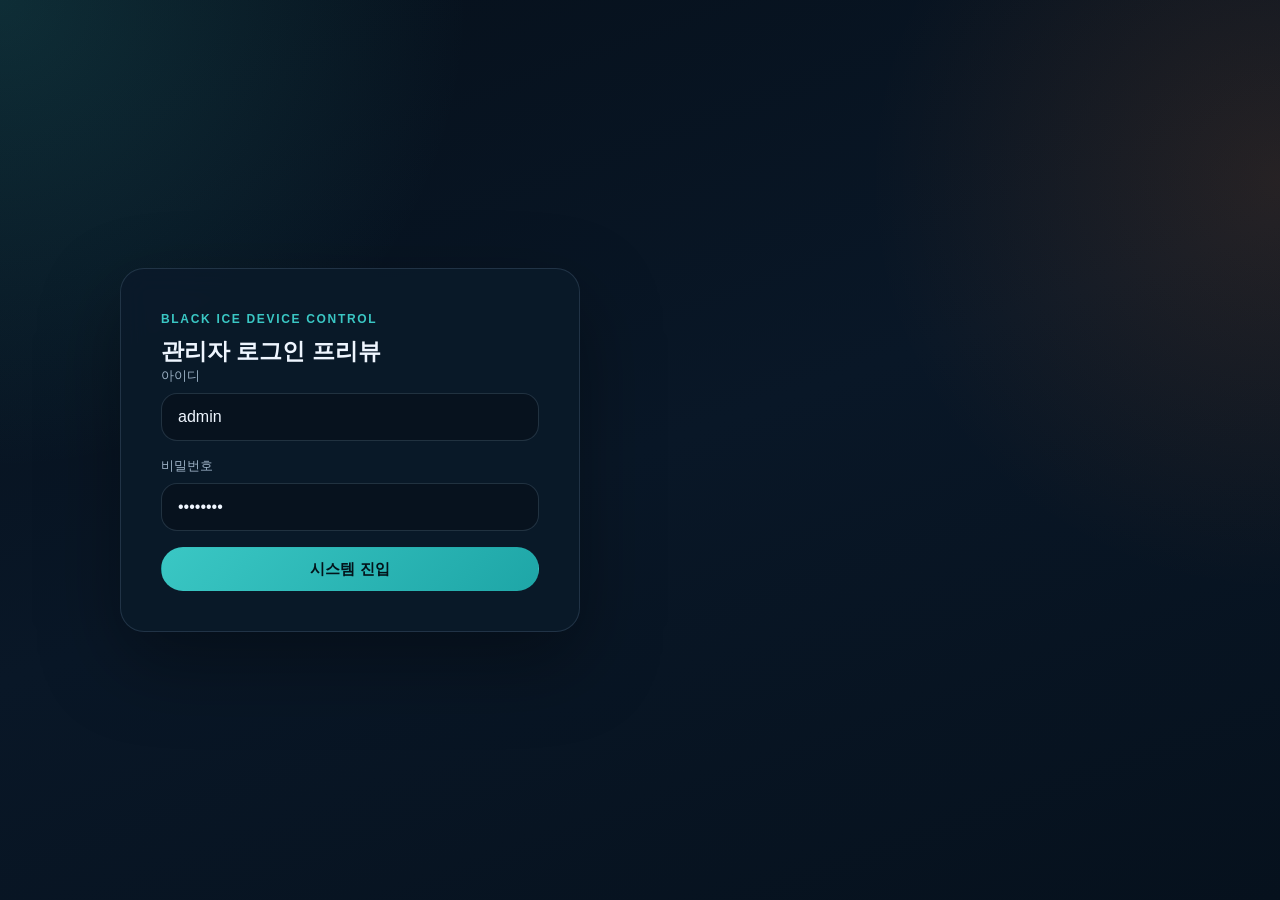
<file: ui-preview/index.html>
<!DOCTYPE html>
<html lang="ko">
<head>
    <meta charset="UTF-8">
    <meta name="viewport" content="width=device-width, initial-scale=1.0">
    <title>로그인 | 블랙아이스 관제 UI Preview</title>
    <link rel="stylesheet" href="assets/css/app.css">
    <script src="assets/js/preview.js" defer></script>
</head>
<body class="login-body" data-page="login">
<main class="login-shell">
    <section class="login-panel">
        <div class="login-panel__header">
            <span class="login-panel__eyebrow">Black Ice Device Control</span>
            <h1>관리자 로그인 프리뷰</h1>
        </div>

        <form class="login-form" data-login-form>
            <label class="form-field">
                <span>아이디</span>
                <input type="text" value="admin" placeholder="admin">
            </label>

            <label class="form-field">
                <span>비밀번호</span>
                <input type="password" value="admin123" placeholder="admin123">
            </label>

            <button type="submit" class="button button--primary button--full">시스템 진입</button>
        </form>
    </section>
</main>
</body>
</html>
</file>
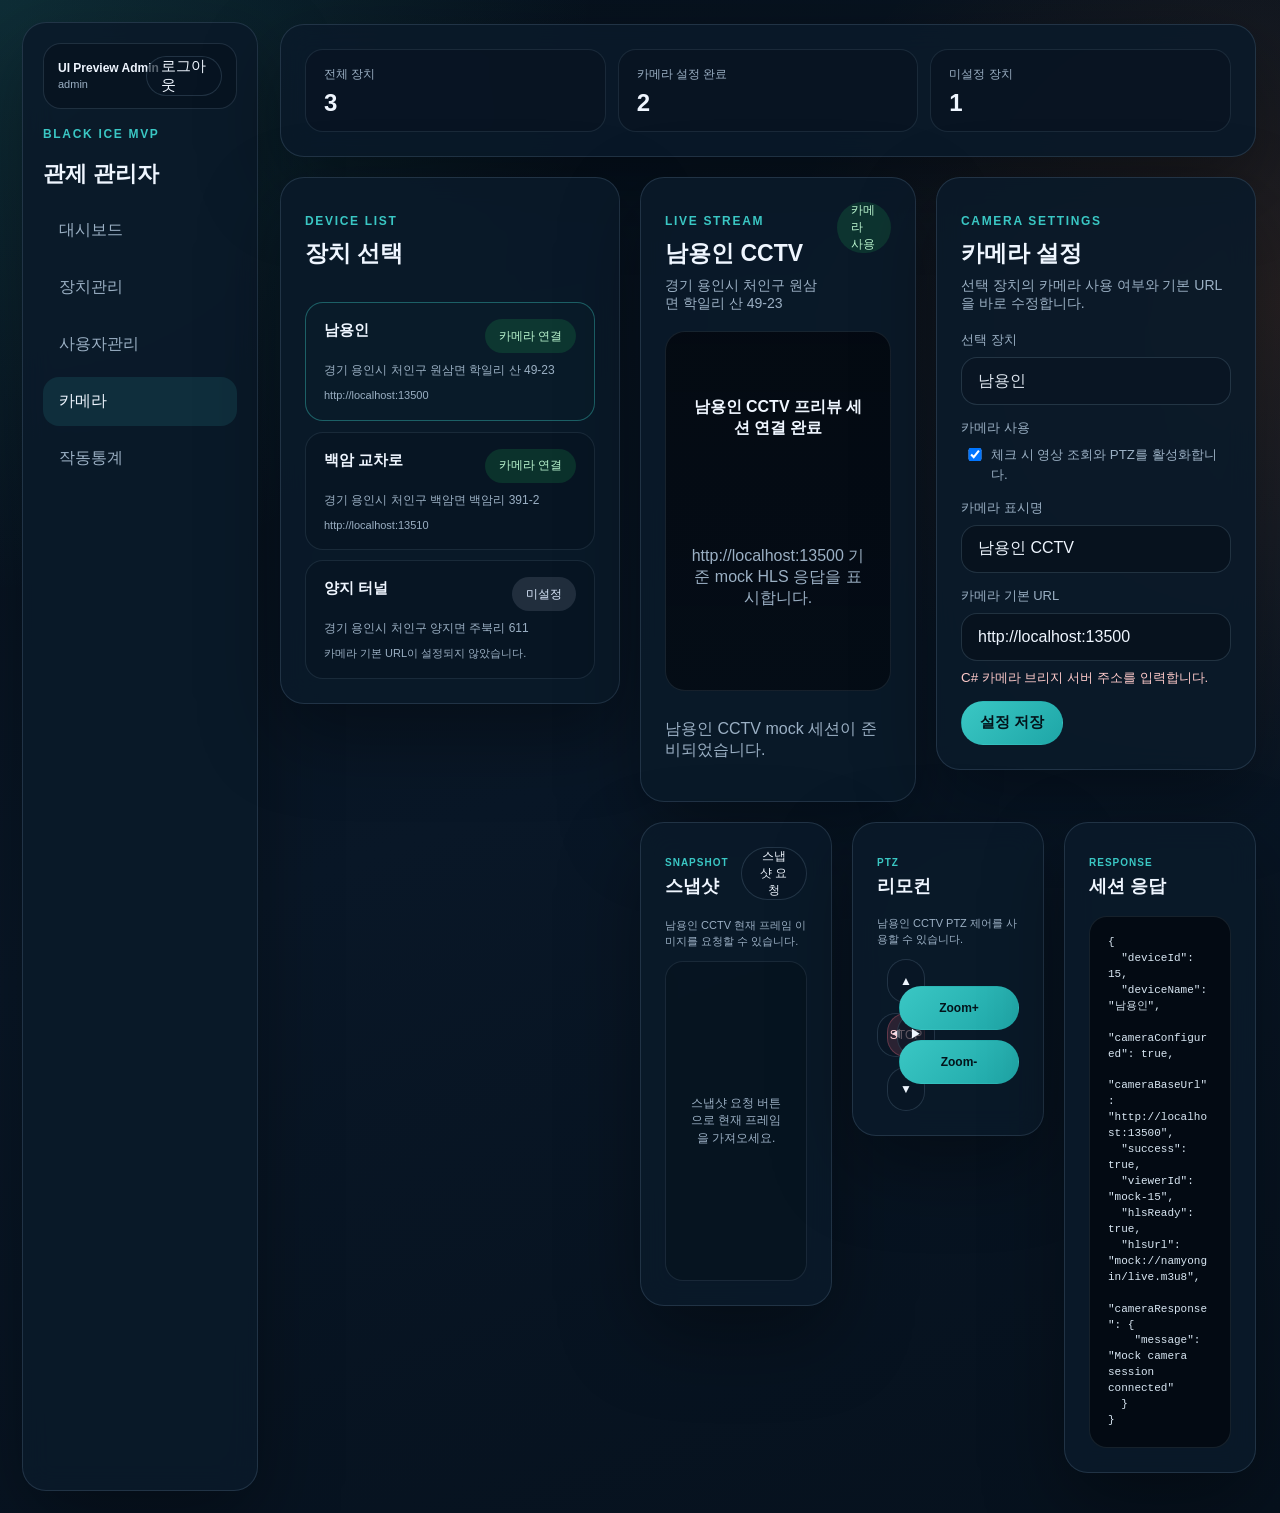
<file: ui-preview/cameras.html>
<!DOCTYPE html>
<html lang="ko">
<head>
    <meta charset="UTF-8">
    <meta name="viewport" content="width=device-width, initial-scale=1.0">
    <title>카메라 | 블랙아이스 관제 UI Preview</title>
    <link rel="stylesheet" href="assets/css/app.css">
    <link rel="stylesheet" href="assets/css/camera.css">
    <script src="assets/js/preview.js" defer></script>
    <script src="assets/js/camera-preview.js" defer></script>
</head>
<body data-page="cameras">
<div class="app-shell" data-drawer-shell>
    <aside class="sidebar">
        <div class="sidebar__account">
            <div class="sidebar__account-info">
                <strong>UI Preview Admin</strong>
                <span>admin</span>
            </div>
            <a href="index.html" class="button button--ghost button--sidebar">로그아웃</a>
        </div>
        <div class="sidebar__brand">
            <span class="sidebar__eyebrow">Black Ice MVP</span>
            <strong>관제 관리자</strong>
        </div>
        <nav class="sidebar__nav">
            <a href="dashboard.html" data-nav="dashboard">대시보드</a>
            <a href="devices.html" data-nav="devices">장치관리</a>
            <a href="users.html" data-nav="users">사용자관리</a>
            <a href="cameras.html" data-nav="cameras">카메라</a>
            <a href="stats.html" data-nav="stats">작동통계</a>
        </nav>
        <div class="sidebar__footer">
            <p></p>
        </div>
    </aside>

    <main class="app-main">
        <section class="camera-dashboard">
            <article class="panel camera-dashboard__summary">
                <div class="camera-dashboard__summary-grid">
                    <div class="camera-dashboard__summary-card">
                        <span>전체 장치</span>
                        <strong id="cameraSummaryTotal">3</strong>
                    </div>
                    <div class="camera-dashboard__summary-card">
                        <span>카메라 설정 완료</span>
                        <strong id="cameraSummaryConfigured">2</strong>
                    </div>
                    <div class="camera-dashboard__summary-card">
                        <span>미설정 장치</span>
                        <strong id="cameraSummaryUnconfigured">1</strong>
                    </div>
                </div>
            </article>

            <section class="camera-dashboard__layout">
                <article class="panel camera-dashboard__devices">
                    <div class="panel__header">
                        <div>
                            <p class="panel__eyebrow">Device List</p>
                            <h2>장치 선택</h2>
                        </div>
                    </div>

                    <div class="camera-device-list">
                        <button type="button"
                                class="camera-device-item is-active"
                                data-device-button="true"
                                data-device-id="15"
                                data-device-name="남용인"
                                data-device-address="경기 용인시 처인구 원삼면 학일리 산 49-23"
                                data-camera-name="남용인 CCTV"
                                data-camera-label="남용인 CCTV"
                                data-camera-configured="true"
                                data-camera-enabled="true"
                                data-camera-base-url="http://localhost:13500">
                            <span class="camera-device-item__head">
                                <strong>남용인</strong>
                                <span class="status-chip status-chip--running">카메라 연결</span>
                            </span>
                            <span class="camera-device-item__address">경기 용인시 처인구 원삼면 학일리 산 49-23</span>
                            <small>http://localhost:13500</small>
                        </button>

                        <button type="button"
                                class="camera-device-item"
                                data-device-button="true"
                                data-device-id="16"
                                data-device-name="백암 교차로"
                                data-device-address="경기 용인시 처인구 백암면 백암리 391-2"
                                data-camera-name="백암 교차로 CCTV"
                                data-camera-label="백암 교차로 CCTV"
                                data-camera-configured="true"
                                data-camera-enabled="true"
                                data-camera-base-url="http://localhost:13510">
                            <span class="camera-device-item__head">
                                <strong>백암 교차로</strong>
                                <span class="status-chip status-chip--running">카메라 연결</span>
                            </span>
                            <span class="camera-device-item__address">경기 용인시 처인구 백암면 백암리 391-2</span>
                            <small>http://localhost:13510</small>
                        </button>

                        <button type="button"
                                class="camera-device-item"
                                data-device-button="true"
                                data-device-id="17"
                                data-device-name="양지 터널"
                                data-device-address="경기 용인시 처인구 양지면 주북리 611"
                                data-camera-name="양지 터널 CCTV"
                                data-camera-label=""
                                data-camera-configured="false"
                                data-camera-enabled="false"
                                data-camera-base-url="">
                            <span class="camera-device-item__head">
                                <strong>양지 터널</strong>
                                <span class="status-chip status-chip--idle">미설정</span>
                            </span>
                            <span class="camera-device-item__address">경기 용인시 처인구 양지면 주북리 611</span>
                            <small>카메라 기본 URL이 설정되지 않았습니다.</small>
                        </button>
                    </div>
                </article>

                <div class="camera-dashboard__viewer">
                    <section class="camera-dashboard__viewer-top">
                        <article class="panel camera-stage">
                            <div class="panel__header">
                                <div>
                                    <p class="panel__eyebrow">Live Stream</p>
                                    <h2 id="cameraViewerTitle">남용인 CCTV</h2>
                                    <p class="panel__subtitle" id="cameraViewerSubtitle">경기 용인시 처인구 원삼면 학일리 산 49-23</p>
                                </div>
                                <div class="camera-stage__status">
                                    <span class="status-chip status-chip--running" id="cameraConfiguredStatus">카메라 사용</span>
                                </div>
                            </div>

                            <div class="camera-stage__viewer">
                                <div class="camera-stage__video">
                                    <video id="cameraVideoPlayer" class="is-hidden" controls muted playsinline></video>
                                    <div class="camera-stage__empty" id="cameraVideoPlaceholder">
                                        <strong>카메라 프리뷰 세션을 준비했습니다.</strong>
                                        <p>정적 UI에서는 mock 세션 응답과 상태 변화만 시뮬레이션합니다.</p>
                                    </div>
                                </div>
                                <p class="detail-note" id="cameraPlayerStatus">남용인 CCTV mock 세션이 준비되었습니다.</p>
                            </div>
                        </article>

                        <article class="panel camera-settings">
                            <div class="panel__header">
                                <div>
                                    <p class="panel__eyebrow">Camera Settings</p>
                                    <h2>카메라 설정</h2>
                                    <p class="panel__subtitle">선택 장치의 카메라 사용 여부와 기본 URL을 바로 수정합니다.</p>
                                </div>
                            </div>

                            <form class="camera-settings__form" id="cameraSettingsForm">
                                <input type="hidden" id="cameraSettingsDeviceId" value="15">

                                <label class="form-field">
                                    <span>선택 장치</span>
                                    <input type="text" id="cameraSettingsDeviceName" value="남용인" readonly>
                                </label>

                                <div class="form-field form-field--checkbox">
                                    <span>카메라 사용</span>
                                    <label class="checkbox-field" for="cameraSettingsEnabled">
                                        <input type="checkbox" id="cameraSettingsEnabled" checked>
                                        <small>체크 시 영상 조회와 PTZ를 활성화합니다.</small>
                                    </label>
                                </div>

                                <label class="form-field">
                                    <span>카메라 표시명</span>
                                    <input type="text" id="cameraSettingsLabel" value="남용인 CCTV" placeholder="백암 교차로 CCTV">
                                </label>

                                <label class="form-field">
                                    <span>카메라 기본 URL</span>
                                    <input type="text" id="cameraSettingsBaseUrl" value="http://localhost:13500" placeholder="http://localhost:13500">
                                    <small>C# 카메라 브리지 서버 주소를 입력합니다.</small>
                                </label>

                                <div class="form-actions">
                                    <button type="submit" class="button button--primary" id="cameraSettingsSubmit">설정 저장</button>
                                </div>
                            </form>
                        </article>
                    </section>

                    <section class="camera-dashboard__subgrid">
                        <article class="panel camera-snapshot">
                            <div class="panel__header">
                                <div>
                                    <p class="panel__eyebrow">Snapshot</p>
                                    <h2>스냅샷</h2>
                                </div>
                                <button id="cameraSnapshotButton" type="button" class="button button--ghost">스냅샷 요청</button>
                            </div>
                            <p class="detail-note" id="cameraSnapshotStatus">장치를 선택하면 현재 프레임 이미지를 요청할 수 있습니다.</p>
                            <div class="camera-snapshot__frame">
                                <img id="cameraSnapshotImage" src="[data-uri]" alt="카메라 스냅샷" class="camera-snapshot__image is-hidden">
                                <div class="camera-snapshot__placeholder" id="cameraSnapshotPlaceholder">
                                    아직 가져온 스냅샷이 없습니다.
                                </div>
                            </div>
                        </article>

                        <article class="panel camera-ptz">
                            <div class="panel__header">
                                <div>
                                    <p class="panel__eyebrow">PTZ</p>
                                    <h2>리모컨</h2>
                                </div>
                            </div>
                            <p class="detail-note" id="cameraPtzStatus">장치를 선택하면 방향 및 줌 제어를 전송할 수 있습니다.</p>
                            <div class="camera-ptz__layout">
                                <div class="camera-ptz__pad">
                                    <div></div>
                                    <button type="button" class="button button--ghost" data-ptz-command="/ptz/up">▲</button>
                                    <div></div>
                                    <button type="button" class="button button--ghost" data-ptz-command="/ptz/left">◀</button>
                                    <button type="button" class="button button--danger" data-ptz-command="/ptz/stop">STOP</button>
                                    <button type="button" class="button button--ghost" data-ptz-command="/ptz/right">▶</button>
                                    <div></div>
                                    <button type="button" class="button button--ghost" data-ptz-command="/ptz/down">▼</button>
                                    <div></div>
                                </div>
                                <div class="camera-ptz__zoom">
                                    <button type="button" class="button button--primary" data-ptz-command="/ptz/zoom/in">Zoom+</button>
                                    <button type="button" class="button button--primary" data-ptz-command="/ptz/zoom/out">Zoom-</button>
                                </div>
                            </div>
                        </article>

                        <article class="panel camera-debug">
                            <div class="panel__header">
                                <div>
                                    <p class="panel__eyebrow">Response</p>
                                    <h2>세션 응답</h2>
                                </div>
                            </div>
                            <pre id="cameraResultBox">아직 요청하지 않았습니다.</pre>
                        </article>
                    </section>
                </div>
            </section>
        </section>
    </main>
</div>

<script>
    window.cameraDashboardInitialState = {
        selectedDeviceId: 15
    };
    window.cameraDashboardPreviewState = {
        devices: [
            {
                id: 15,
                name: "남용인",
                address: "경기 용인시 처인구 원삼면 학일리 산 49-23",
                cameraName: "남용인 CCTV",
                cameraLabel: "남용인 CCTV",
                cameraEnabled: true,
                cameraBaseUrl: "http://localhost:13500",
                snapshotTitle: "남용인 스냅샷",
                snapshotCaption: "최근 결빙 주의 구간 프레임",
                sessionResponse: {
                    success: true,
                    viewerId: "mock-15",
                    hlsReady: true,
                    hlsUrl: "mock://namyongin/live.m3u8",
                    cameraResponse: {
                        message: "Mock camera session connected"
                    }
                }
            },
            {
                id: 16,
                name: "백암 교차로",
                address: "경기 용인시 처인구 백암면 백암리 391-2",
                cameraName: "백암 교차로 CCTV",
                cameraLabel: "백암 교차로 CCTV",
                cameraEnabled: true,
                cameraBaseUrl: "http://localhost:13510",
                snapshotTitle: "백암 교차로 스냅샷",
                snapshotCaption: "교차로 시야 확인 프레임",
                sessionResponse: {
                    success: true,
                    viewerId: "mock-16",
                    hlsReady: true,
                    hlsUrl: "mock://baegam/live.m3u8",
                    cameraResponse: {
                        message: "Mock camera session connected"
                    }
                }
            },
            {
                id: 17,
                name: "양지 터널",
                address: "경기 용인시 처인구 양지면 주북리 611",
                cameraName: "양지 터널 CCTV",
                cameraLabel: "",
                cameraEnabled: false,
                cameraBaseUrl: "",
                snapshotTitle: "양지 터널 스냅샷",
                snapshotCaption: "카메라 미설정 상태",
                sessionResponse: {
                    success: false,
                    message: "카메라 기본 URL이 설정되지 않았습니다."
                }
            }
        ]
    };
</script>
</body>
</html>
</file>
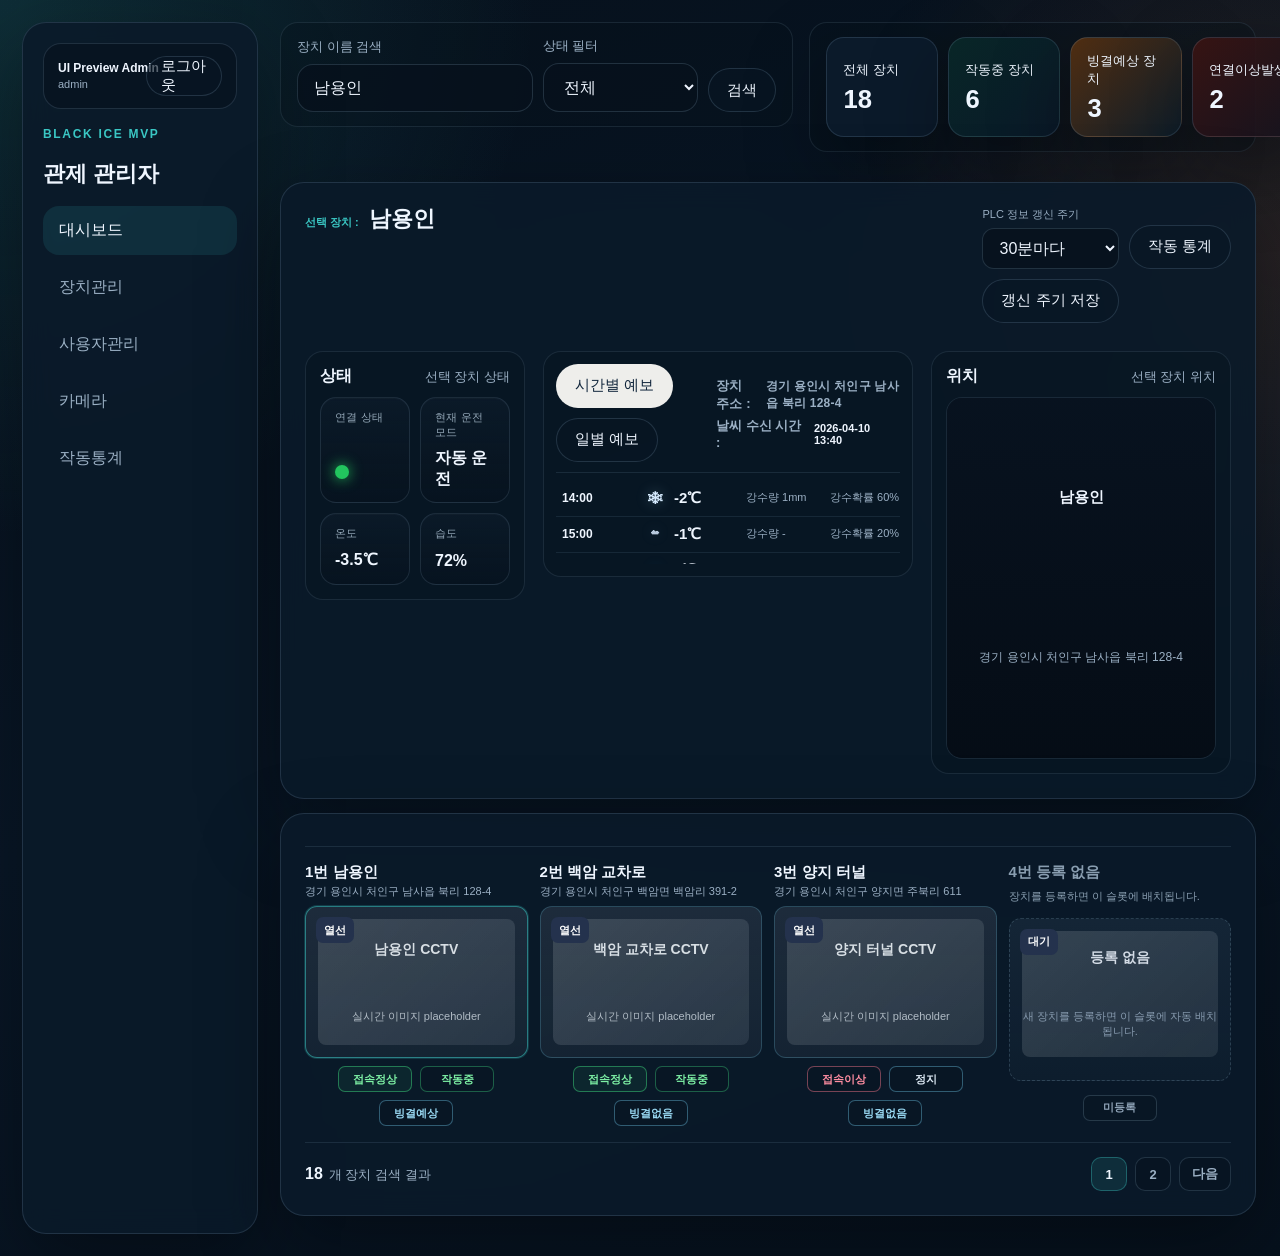
<file: ui-preview/dashboard.html>
<!DOCTYPE html>
<html lang="ko">
<head>
    <meta charset="UTF-8">
    <meta name="viewport" content="width=device-width, initial-scale=1.0">
    <title>대시보드 | 블랙아이스 관제 UI Preview</title>
    <link rel="stylesheet" href="assets/css/app.css">
    <script src="assets/js/preview.js" defer></script>
</head>
<body data-page="dashboard">
<div class="app-shell" data-drawer-shell>
    <aside class="sidebar">
        <div class="sidebar__account">
            <div class="sidebar__account-info">
                <strong>UI Preview Admin</strong>
                <span>admin</span>
            </div>
            <a href="index.html" class="button button--ghost button--sidebar">로그아웃</a>
        </div>
        <div class="sidebar__brand">
            <span class="sidebar__eyebrow">Black Ice MVP</span>
            <strong>관제 관리자</strong>
        </div>
        <nav class="sidebar__nav">
            <a href="dashboard.html" data-nav="dashboard">대시보드</a>
            <a href="devices.html" data-nav="devices">장치관리</a>
            <a href="users.html" data-nav="users">사용자관리</a>
            <a href="cameras.html" data-nav="cameras">카메라</a>
            <a href="stats.html" data-nav="stats">작동통계</a>
        </nav>
        <div class="sidebar__footer">
            <p></p>
        </div>
    </aside>

    <main class="app-main app-main--dashboard">
        <section class="camera-board__toolbar camera-board__toolbar--top">
            <section class="camera-board__tool-card">
                <form class="camera-filter-form" data-preview-message="정적 프리뷰에서는 검색 조건만 시각적으로 확인합니다.">
                    <label class="form-field">
                        <span>장치 이름 검색</span>
                        <input type="text" value="남용인" placeholder="장치 이름 입력">
                    </label>
                    <label class="form-field">
                        <span>상태 필터</span>
                        <select>
                            <option selected>전체</option>
                            <option>작동중</option>
                            <option>정상</option>
                            <option>꺼짐</option>
                            <option>통신이상</option>
                        </select>
                    </label>
                    <button type="submit" class="button button--ghost">검색</button>
                </form>
            </section>

            <section class="camera-board__tool-card camera-board__tool-card--stats">
                <div class="camera-board__header-actions">
                    <div class="stats-grid stats-grid--compact stats-grid--inline">
                        <button type="button" class="stat-card stat-card--compact" data-modal-target="all-devices-modal">
                            <span>전체 장치</span>
                            <strong>18</strong>
                        </button>
                        <button type="button" class="stat-card stat-card--compact stat-card--running" data-modal-target="running-devices-modal">
                            <span>작동중 장치</span>
                            <strong>6</strong>
                        </button>
                        <button type="button" class="stat-card stat-card--compact stat-card--ice" data-modal-target="icing-devices-modal">
                            <span>빙결예상 장치</span>
                            <strong>3</strong>
                        </button>
                        <button type="button" class="stat-card stat-card--compact stat-card--alert" data-modal-target="offline-devices-modal">
                            <span>연결이상발생</span>
                            <strong>2</strong>
                        </button>
                    </div>
                </div>
            </section>
        </section>

        <article class="panel panel--weather-board panel--weather-board--compact">
            <div class="panel__header">
                <div class="weather-board__title-line">
                    <span>선택 장치 :</span>
                    <strong data-selected-device-name>남용인</strong>
                </div>
                <div class="weather-board__actions">
                    <form class="weather-inline-setting-form weather-inline-setting-form--header" data-preview-message="갱신 주기 저장은 프리뷰에서 동작하지 않습니다.">
                        <label class="weather-inline-setting-form__field">
                            <span>PLC 정보 갱신 주기</span>
                            <select>
                                <option>갱신안함</option>
                                <option selected>30분마다</option>
                                <option>60분마다</option>
                            </select>
                        </label>
                        <a href="stats.html" class="button button--ghost">작동 통계</a>
                        <button type="submit" class="button button--ghost">갱신 주기 저장</button>
                    </form>
                </div>
            </div>

            <div class="weather-board-layout">
                <section class="weather-section weather-section--status-board">
                    <div class="weather-section__header">
                        <h3>상태</h3>
                        <span data-selected-device-summary>선택 장치 상태</span>
                    </div>
                    <div class="weather-device-status-board">
                        <div class="weather-device-status-summary">
                            <article class="weather-device-summary-card">
                                <span>연결 상태</span>
                                <strong><i class="signal signal--large signal--on"></i></strong>
                            </article>
                            <article class="weather-device-summary-card">
                                <span>현재 운전 모드</span>
                                <strong data-selected-device-plc>자동 운전</strong>
                            </article>
                            <article class="weather-device-summary-card">
                                <span>온도</span>
                                <strong data-selected-device-temperature>-3.5℃</strong>
                            </article>
                            <article class="weather-device-summary-card">
                                <span>습도</span>
                                <strong data-selected-device-humidity>72%</strong>
                            </article>
                        </div>
                    </div>
                </section>

                <section class="weather-section weather-section--forecast-board">
                    <div class="weather-section__header">
                        <div class="weather-forecast-switch">
                            <button type="button" class="button weather-forecast-switch__button is-active" data-forecast-view="hourly">시간별 예보</button>
                            <button type="button" class="button weather-forecast-switch__button button--ghost" data-forecast-view="daily">일별 예보</button>
                        </div>
                        <div class="weather-forecast-meta">
                            <p class="weather-board__location-note weather-board__location-note--inline">
                                <span>장치 주소 :</span>
                                <strong data-selected-device-address>경기 용인시 처인구 남사읍 북리 128-4</strong>
                            </p>
                            <p class="weather-board__updated weather-board__updated--inline">
                                <span>날씨 수신 시간 :</span>
                                <strong data-selected-device-refresh>2026-04-10 13:40</strong>
                            </p>
                        </div>
                    </div>
                    <div class="weather-forecast-panel" data-forecast-panel="hourly">
                        <div class="weather-hourly-scroll">
                            <div class="weather-hourly-strip">
                                <article class="weather-hourly-card">
                                    <div class="weather-hourly-card__top"><strong>14:00</strong><span class="weather-icon weather-hourly-card__icon weather-icon--snow">❄</span></div>
                                    <span>-2℃</span><em>습설 가능성</em><small>강수량 1mm</small><small>강수확률 60%</small>
                                </article>
                                <article class="weather-hourly-card">
                                    <div class="weather-hourly-card__top"><strong>15:00</strong><span class="weather-icon weather-hourly-card__icon weather-icon--cloudy">☁</span></div>
                                    <span>-1℃</span><em>흐림</em><small>강수량 -</small><small>강수확률 20%</small>
                                </article>
                                <article class="weather-hourly-card">
                                    <div class="weather-hourly-card__top"><strong>16:00</strong><span class="weather-icon weather-hourly-card__icon weather-icon--rain">☂</span></div>
                                    <span>0℃</span><em>약한 비</em><small>강수량 1mm</small><small>강수확률 55%</small>
                                </article>
                            </div>
                        </div>
                    </div>
                    <div class="weather-forecast-panel is-hidden" data-forecast-panel="daily">
                        <div class="weather-daily-strip">
                            <article class="weather-daily-card">
                                <div class="weather-daily-card__day"><strong>04/10</strong><span>흐리고 눈</span></div>
                                <div class="weather-daily-card__summary"><span class="weather-icon weather-daily-card__icon weather-icon--snow">❄</span><div class="weather-daily-card__meta"><b>-4℃ / 1℃</b><small>강수량 1~4mm</small></div></div>
                            </article>
                            <article class="weather-daily-card">
                                <div class="weather-daily-card__day"><strong>04/11</strong><span>구름 많음</span></div>
                                <div class="weather-daily-card__summary"><span class="weather-icon weather-daily-card__icon weather-icon--cloudy">☁</span><div class="weather-daily-card__meta"><b>-2℃ / 5℃</b><small>강수량 -</small></div></div>
                            </article>
                        </div>
                    </div>
                </section>

                <section class="weather-section weather-section--map-board">
                    <div class="weather-section__header">
                        <h3>위치</h3>
                        <span>선택 장치 위치</span>
                    </div>
                    <div class="dashboard-weather-map-wrap">
                        <div class="dashboard-weather-map">
                            <div class="device-detail-map__fallback">
                                <strong data-selected-device-name>남용인</strong>
                                <p data-selected-device-address>경기 용인시 처인구 남사읍 북리 128-4</p>
                            </div>
                        </div>
                    </div>
                </section>
            </div>
        </article>

        <section class="panel panel--camera-board">
            <div class="camera-grid">
                <article class="camera-card is-active" data-device-card data-device-name="남용인">
                    <div class="camera-card__header">
                        <strong>1번 남용인</strong>
                        <p>경기 용인시 처인구 남사읍 북리 128-4</p>
                    </div>
                    <a class="camera-card__image" href="#" data-modal-target="operation-mode-modal"
                       data-device-name="남용인" data-device-address="경기 용인시 처인구 남사읍 북리 128-4"
                       data-device-mode="자동 운전" data-device-runtime="운전중 14분" data-device-summary="선택 장치 상태"
                       data-device-temperature="-3.5℃" data-device-humidity="72%" data-device-plc="자동 운전"
                       data-device-refresh="2026-04-10 13:40">
                        <div class="camera-card__badges"><span class="camera-card__badge">열선</span></div>
                        <div class="camera-card__placeholder"><strong>남용인 CCTV</strong><p>실시간 이미지 placeholder</p></div>
                    </a>
                    <div class="camera-card__meta">
                        <span class="camera-chip camera-chip--ok">접속정상</span>
                        <span class="camera-chip camera-chip--active">작동중</span>
                        <span class="camera-chip camera-chip--ice-risk">빙결예상</span>
                    </div>
                </article>

                <article class="camera-card" data-device-card data-device-name="백암 교차로">
                    <div class="camera-card__header">
                        <strong>2번 백암 교차로</strong>
                        <p>경기 용인시 처인구 백암면 백암리 391-2</p>
                    </div>
                    <a class="camera-card__image" href="#" data-modal-target="operation-mode-modal"
                       data-device-name="백암 교차로" data-device-address="경기 용인시 처인구 백암면 백암리 391-2"
                       data-device-mode="수동 ON" data-device-runtime="운전중 06분" data-device-summary="테스트 장치 상태"
                       data-device-temperature="-1.1℃" data-device-humidity="64%" data-device-plc="수동 운전"
                       data-device-refresh="2026-04-10 13:36">
                        <div class="camera-card__badges"><span class="camera-card__badge">열선</span></div>
                        <div class="camera-card__placeholder"><strong>백암 교차로 CCTV</strong><p>실시간 이미지 placeholder</p></div>
                    </a>
                    <div class="camera-card__meta">
                        <span class="camera-chip camera-chip--ok">접속정상</span>
                        <span class="camera-chip camera-chip--active">작동중</span>
                        <span class="camera-chip camera-chip--ice-safe">빙결없음</span>
                    </div>
                </article>

                <article class="camera-card" data-device-card data-device-name="양지 터널">
                    <div class="camera-card__header">
                        <strong>3번 양지 터널</strong>
                        <p>경기 용인시 처인구 양지면 주북리 611</p>
                    </div>
                    <a class="camera-card__image" href="#" data-modal-target="operation-mode-modal"
                       data-device-name="양지 터널" data-device-address="경기 용인시 처인구 양지면 주북리 611"
                       data-device-mode="정지" data-device-runtime="대기중" data-device-summary="선택 장치 상태"
                       data-device-temperature="1.8℃" data-device-humidity="49%" data-device-plc="정지"
                       data-device-refresh="2026-04-10 13:28">
                        <div class="camera-card__badges"><span class="camera-card__badge">열선</span></div>
                        <div class="camera-card__placeholder"><strong>양지 터널 CCTV</strong><p>실시간 이미지 placeholder</p></div>
                    </a>
                    <div class="camera-card__meta">
                        <span class="camera-chip camera-chip--bad">접속이상</span>
                        <span class="camera-chip camera-chip--idle">정지</span>
                        <span class="camera-chip camera-chip--ice-safe">빙결없음</span>
                    </div>
                </article>

                <article class="camera-card camera-card--empty">
                    <div class="camera-card__header"><strong>4번 등록 없음</strong><p>장치를 등록하면 이 슬롯에 배치됩니다.</p></div>
                    <div class="camera-card__image camera-card__image--empty"><span class="camera-card__badge">대기</span><div class="camera-card__placeholder camera-card__placeholder--empty"><strong>등록 없음</strong><p>새 장치를 등록하면 이 슬롯에 자동 배치됩니다.</p></div></div>
                    <div class="camera-card__meta"><span class="camera-chip camera-chip--empty">미등록</span></div>
                </article>
            </div>

            <div class="camera-board__footer">
                <div class="camera-board__result"><strong>18</strong><span>개 장치 검색 결과</span></div>
                <nav class="pagination">
                    <a class="page-link is-active" href="#">1</a>
                    <a class="page-link" href="#">2</a>
                    <a class="page-link" href="#">다음</a>
                </nav>
            </div>
        </section>
    </main>
</div>

<div class="modal modal--drawer" id="operation-mode-modal">
    <div class="modal__backdrop modal__backdrop--solid" data-close-modal></div>
    <div class="modal__panel modal__panel--wide">
        <div class="modal__header">
            <div>
                <h3>운전모드 설정</h3>
                <p class="detail-note" data-selected-device-address>경기 용인시 처인구 남사읍 북리 128-4</p>
            </div>
            <div class="modal__actions">
                <button type="button" class="button button--ghost" data-close-modal>닫기</button>
            </div>
        </div>

        <div class="modal-mode-layout">
            <section class="modal-side-stack">
                <section class="modal-setting-card">
                    <div class="modal-mode-aside__header">
                        <p class="panel__eyebrow">Mode Control</p>
                        <h4><span data-selected-device-name>남용인</span> 운전 제어</h4>
                    </div>

                    <div class="modal-mode-controls">
                        <form class="inline-form inline-form--tight" data-preview-message="프리뷰에서는 실제 제어 명령이 전송되지 않습니다.">
                            <div class="modal-mode-picker">
                                <div class="help-inline-label"><span>선택 장치 기준 모드 설정</span></div>
                                <div class="modal-mode-picker__buttons">
                                    <button type="button" class="button mode-option-button button--primary is-active" data-mode-option="AUTO">자동</button>
                                    <button type="button" class="button mode-option-button button--ghost" data-mode-option="MANUAL">수동</button>
                                    <button type="button" class="button mode-option-button button--ghost" data-mode-option="TIMER">타이머</button>
                                    <button type="button" class="button mode-option-button button--ghost" data-mode-option="STOP">정지</button>
                                </div>
                            </div>

                            <div class="modal-auto-options" id="autoModeOptions">
                                <label class="modal-checkbox"><input type="checkbox" checked><span>기상 자동</span></label>
                                <label class="modal-checkbox"><input type="checkbox"><span>온습도 자동</span></label>
                            </div>

                            <button type="submit" class="button button--primary">모드 저장</button>
                        </form>

                        <div class="mode-actions is-hidden" id="manualControlActions">
                            <button type="button" class="button manual-state-button button--accent is-active" data-manual-state="ON">수동 ON</button>
                            <button type="button" class="button manual-state-button button--ghost" data-manual-state="OFF">수동 OFF</button>
                        </div>

                        <div class="modal-mode-status">
                            <article class="modal-mode-status-card"><span>연결 상태</span><strong><i class="signal signal--on"></i></strong></article>
                            <article class="modal-mode-status-card"><span>날씨 수신</span><strong><i class="signal signal--on"></i></strong></article>
                            <article class="modal-mode-status-card"><span>설정 모드</span><strong data-selected-device-mode>자동 운전</strong></article>
                            <article class="modal-mode-status-card"><span>현재 운전</span><strong data-selected-device-runtime>운전중 14분</strong></article>
                        </div>
                    </div>
                </section>

                <section class="modal-setting-card" id="preheatSettingCard">
                    <div class="modal-mode-aside__header">
                        <p class="panel__eyebrow">Preheat Setting</p>
                        <h4>예열 시간 설정</h4>
                    </div>
                    <form class="inline-form inline-form--tight" data-preview-message="예열 시간은 프리뷰에서 저장되지 않습니다.">
                        <label class="form-field">
                            <span>예열 시간(분)</span>
                            <select>
                                <option>0분</option>
                                <option selected>30분</option>
                                <option>60분</option>
                                <option>90분</option>
                            </select>
                        </label>
                        <button type="submit" class="button button--ghost">예열 시간 저장</button>
                    </form>
                </section>

                <section class="modal-setting-card">
                    <div class="modal-mode-aside__header">
                        <p class="panel__eyebrow">Time Setting</p>
                        <h4>시간 설정</h4>
                    </div>
                    <div class="modal-setting-stack">
                        <div class="modal-subsetting" data-mode-panel="manual">
                            <form class="inline-form inline-form--tight" data-preview-message="수동 시간 설정은 프리뷰에서 저장되지 않습니다.">
                                <label class="form-field"><span>가동 유지 시간</span><select><option>30분</option><option selected>60분</option><option>90분</option></select></label>
                                <label class="form-field"><span>딜레이 시간</span><select><option selected>0분</option><option>30분</option><option>60분</option></select></label>
                                <button type="submit" class="button button--ghost">작동 시간 저장</button>
                            </form>
                        </div>

                        <div class="modal-subsetting is-hidden" data-mode-panel="auto">
                            <form class="inline-form inline-form--tight" data-preview-message="자동 모드 시간 설정은 프리뷰에서 저장되지 않습니다.">
                                <label class="form-field"><span>정지 딜레이 시간</span><select><option selected>0분</option><option>30분</option><option>60분</option></select></label>
                                <button type="submit" class="button button--ghost">딜레이 저장</button>
                            </form>
                        </div>

                        <div class="modal-subsetting is-hidden" data-mode-panel="timer">
                            <form class="inline-form inline-form--tight" data-preview-message="타이머 설정은 프리뷰에서 저장되지 않습니다.">
                                <label class="form-field"><span>타이머 시작시간</span><select><option selected>06:00</option><option>06:30</option><option>07:00</option></select></label>
                                <label class="form-field"><span>가동시간</span><select><option>30분</option><option selected>60분</option></select></label>
                                <label class="form-field"><span>중단시간</span><select><option selected>30분</option><option>60분</option></select></label>
                                <label class="form-field"><span>타이머 종료시간</span><select><option>08:00</option><option selected>09:00</option></select></label>
                                <button type="submit" class="button button--ghost">타이머 저장</button>
                            </form>
                        </div>

                        <div class="modal-subsetting is-hidden" data-mode-panel="stop">
                            <div class="modal-stop-note">
                                <strong>정지 모드</strong>
                                <p>정지를 저장하면 선택 장치에 OFF 명령이 전송되는 흐름을 가정합니다.</p>
                            </div>
                        </div>
                    </div>
                </section>
            </section>
        </div>
    </div>
</div>

<div class="modal" id="all-devices-modal">
    <div class="modal__backdrop" data-close-modal></div>
    <div class="modal__panel">
        <div class="modal__header"><h3>전체 장치</h3><button type="button" class="button button--ghost" data-close-modal>닫기</button></div>
        <div class="modal__body"><ul class="modal-list"><li><div><strong>남용인</strong><span>정상</span></div><a href="device-detail.html" class="button button--ghost">상세</a></li><li><div><strong>백암 교차로</strong><span>정상</span></div><a href="device-detail.html" class="button button--ghost">상세</a></li><li><div><strong>양지 터널</strong><span>통신이상</span></div><a href="device-detail.html" class="button button--ghost">상세</a></li></ul></div>
    </div>
</div>

<div class="modal" id="running-devices-modal">
    <div class="modal__backdrop" data-close-modal></div>
    <div class="modal__panel">
        <div class="modal__header"><h3>작동중 장치</h3><button type="button" class="button button--ghost" data-close-modal>닫기</button></div>
        <div class="modal__body"><ul class="modal-list"><li><div><strong>남용인</strong><span>자동 운전</span></div><a href="device-detail.html" class="button button--ghost">상세</a></li><li><div><strong>백암 교차로</strong><span>수동 ON</span></div><a href="device-detail.html" class="button button--ghost">상세</a></li></ul></div>
    </div>
</div>

<div class="modal" id="icing-devices-modal">
    <div class="modal__backdrop" data-close-modal></div>
    <div class="modal__panel">
        <div class="modal__header"><h3>빙결예상 장치</h3><button type="button" class="button button--ghost" data-close-modal>닫기</button></div>
        <div class="modal__body"><ul class="modal-list"><li><div><strong>남용인</strong><span>11:00 진눈깨비 예보</span></div><a href="device-detail.html" class="button button--ghost">상세</a></li><li><div><strong>북리 램프</strong><span>12:00 비/눈 예보</span></div><a href="device-detail.html" class="button button--ghost">상세</a></li></ul></div>
    </div>
</div>

<div class="modal" id="offline-devices-modal">
    <div class="modal__backdrop" data-close-modal></div>
    <div class="modal__panel">
        <div class="modal__header"><h3>연결이상 장치</h3><button type="button" class="button button--ghost" data-close-modal>닫기</button></div>
        <div class="modal__body"><ul class="modal-list"><li><div><strong>양지 터널</strong><span>PLC 응답 지연</span></div><a href="device-detail.html" class="button button--ghost">상세</a></li><li><div><strong>원삼 교량</strong><span>상태 수신 실패</span></div><a href="device-detail.html" class="button button--ghost">상세</a></li></ul></div>
    </div>
</div>
</body>
</html>
</file>
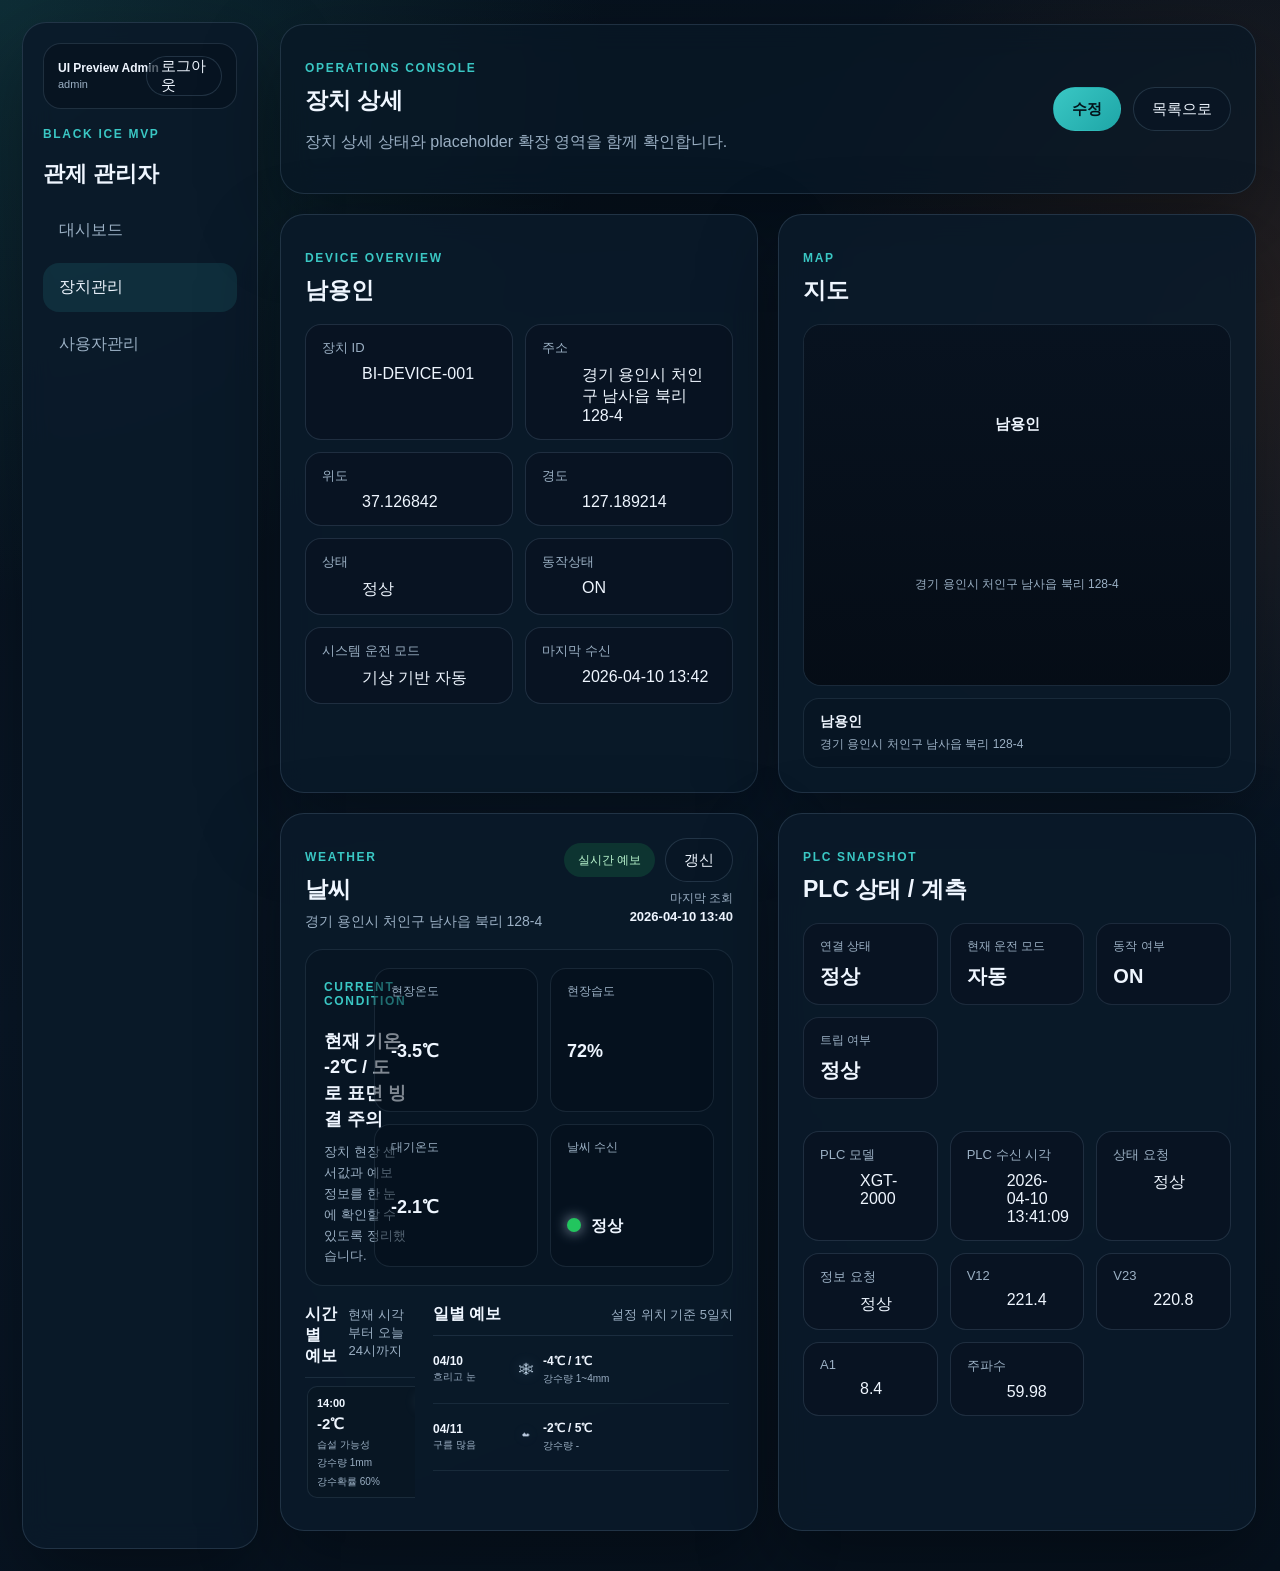
<file: ui-preview/device-detail.html>
<!DOCTYPE html>
<html lang="ko">
<head>
    <meta charset="UTF-8">
    <meta name="viewport" content="width=device-width, initial-scale=1.0">
    <title>장치 상세 | 블랙아이스 관제 UI Preview</title>
    <link rel="stylesheet" href="assets/css/app.css">
    <script src="assets/js/preview.js" defer></script>
</head>
<body data-page="devices">
<div class="app-shell">
    <aside class="sidebar">
        <div class="sidebar__account">
            <div class="sidebar__account-info"><strong>UI Preview Admin</strong><span>admin</span></div>
            <a href="index.html" class="button button--ghost button--sidebar">로그아웃</a>
        </div>
        <div class="sidebar__brand"><span class="sidebar__eyebrow">Black Ice MVP</span><strong>관제 관리자</strong></div>
        <nav class="sidebar__nav">
            <a href="dashboard.html" data-nav="dashboard">대시보드</a>
            <a href="devices.html" data-nav="devices">장치관리</a>
            <a href="users.html" data-nav="users">사용자관리</a>
        </nav>
        <div class="sidebar__footer"><p></p></div>
    </aside>

    <main class="app-main">
        <header class="topbar">
            <div>
                <p class="topbar__label">Operations Console</p>
                <h1>장치 상세</h1>
                <p class="topbar__subtitle">장치 상세 상태와 placeholder 확장 영역을 함께 확인합니다.</p>
            </div>
            <div class="topbar__actions">
                <a href="device-form.html" class="button button--primary">수정</a>
                <a href="devices.html" class="button button--ghost">목록으로</a>
            </div>
        </header>

        <section class="dashboard-grid">
            <article class="panel">
                <div class="panel__header">
                    <div>
                        <p class="panel__eyebrow">Device Overview</p>
                        <h2>남용인</h2>
                    </div>
                </div>
                <dl class="detail-grid">
                    <div><dt>장치 ID</dt><dd>BI-DEVICE-001</dd></div>
                    <div><dt>주소</dt><dd>경기 용인시 처인구 남사읍 북리 128-4</dd></div>
                    <div><dt>위도</dt><dd>37.126842</dd></div>
                    <div><dt>경도</dt><dd>127.189214</dd></div>
                    <div><dt>상태</dt><dd>정상</dd></div>
                    <div><dt>동작상태</dt><dd>ON</dd></div>
                    <div><dt>시스템 운전 모드</dt><dd>기상 기반 자동</dd></div>
                    <div><dt>마지막 수신</dt><dd>2026-04-10 13:42</dd></div>
                </dl>
            </article>

            <article class="panel">
                <div class="panel__header"><div><p class="panel__eyebrow">Map</p><h2>지도</h2></div></div>
                <div class="device-detail-map-wrap">
                    <div class="device-detail-map">
                        <div class="device-detail-map__fallback">
                            <strong>남용인</strong>
                            <p>경기 용인시 처인구 남사읍 북리 128-4</p>
                        </div>
                    </div>
                    <div class="device-detail-map__meta">
                        <strong>남용인</strong>
                        <p>경기 용인시 처인구 남사읍 북리 128-4</p>
                    </div>
                </div>
            </article>

            <article class="panel panel--weather-board panel--weather-detail">
                <div class="panel__header">
                    <div>
                        <p class="panel__eyebrow">Weather</p>
                        <h2>날씨</h2>
                        <p class="panel__subtitle">경기 용인시 처인구 남사읍 북리 128-4</p>
                    </div>
                    <div class="weather-detail__header-meta">
                        <div class="weather-detail__header-actions">
                            <span class="status-chip status-chip--running">실시간 예보</span>
                            <button type="button" class="button button--ghost">갱신</button>
                        </div>
                        <p class="weather-detail__updated">마지막 조회<strong>2026-04-10 13:40</strong></p>
                    </div>
                </div>
                <section class="weather-detail__summary">
                    <div class="weather-detail__summary-copy">
                        <p class="panel__eyebrow">Current Condition</p>
                        <h3>현재 기온 -2℃ / 도로 표면 빙결 주의</h3>
                        <p>장치 현장 센서값과 예보 정보를 한 눈에 확인할 수 있도록 정리했습니다.</p>
                    </div>
                    <div class="weather-detail__metrics">
                        <article class="weather-metric-card"><span>현장온도</span><strong>-3.5℃</strong></article>
                        <article class="weather-metric-card"><span>현장습도</span><strong>72%</strong></article>
                        <article class="weather-metric-card"><span>대기온도</span><strong>-2.1℃</strong></article>
                        <article class="weather-metric-card weather-metric-card--signal"><span>날씨 수신</span><strong><span class="signal signal--on"></span><b>정상</b></strong></article>
                    </div>
                </section>
                <div class="device-weather-layout">
                    <section class="weather-section weather-section--hourly-board">
                        <div class="weather-section__header"><h3>시간별 예보</h3><span>현재 시각부터 오늘 24시까지</span></div>
                        <div class="weather-hourly-scroll">
                            <div class="weather-hourly-strip">
                                <article class="weather-hourly-card"><div class="weather-hourly-card__top"><strong>14:00</strong><span class="weather-icon weather-hourly-card__icon weather-icon--snow">❄</span></div><span>-2℃</span><em>습설 가능성</em><small>강수량 1mm</small><small>강수확률 60%</small></article>
                                <article class="weather-hourly-card"><div class="weather-hourly-card__top"><strong>15:00</strong><span class="weather-icon weather-hourly-card__icon weather-icon--cloudy">☁</span></div><span>-1℃</span><em>흐림</em><small>강수량 -</small><small>강수확률 20%</small></article>
                                <article class="weather-hourly-card"><div class="weather-hourly-card__top"><strong>16:00</strong><span class="weather-icon weather-hourly-card__icon weather-icon--rain">☂</span></div><span>0℃</span><em>약한 비</em><small>강수량 1mm</small><small>강수확률 55%</small></article>
                            </div>
                        </div>
                    </section>
                    <section class="weather-section weather-section--daily-board">
                        <div class="weather-section__header"><h3>일별 예보</h3><span>설정 위치 기준 5일치</span></div>
                        <div class="weather-daily-strip">
                            <article class="weather-daily-card"><div class="weather-daily-card__day"><strong>04/10</strong><span>흐리고 눈</span></div><div class="weather-daily-card__summary"><span class="weather-icon weather-daily-card__icon weather-icon--snow">❄</span><div class="weather-daily-card__meta"><b>-4℃ / 1℃</b><small>강수량 1~4mm</small></div></div></article>
                            <article class="weather-daily-card"><div class="weather-daily-card__day"><strong>04/11</strong><span>구름 많음</span></div><div class="weather-daily-card__summary"><span class="weather-icon weather-daily-card__icon weather-icon--cloudy">☁</span><div class="weather-daily-card__meta"><b>-2℃ / 5℃</b><small>강수량 -</small></div></div></article>
                        </div>
                    </section>
                </div>
            </article>

            <article class="panel">
                <div class="panel__header"><div><p class="panel__eyebrow">PLC Snapshot</p><h2>PLC 상태 / 계측</h2></div></div>
                <div class="plc-detail">
                    <div class="plc-detail__summary">
                        <article class="plc-detail__summary-card"><span>연결 상태</span><strong>정상</strong></article>
                        <article class="plc-detail__summary-card"><span>현재 운전 모드</span><strong>자동</strong></article>
                        <article class="plc-detail__summary-card"><span>동작 여부</span><strong>ON</strong></article>
                        <article class="plc-detail__summary-card"><span>트립 여부</span><strong>정상</strong></article>
                    </div>
                    <dl class="detail-grid plc-detail__metrics">
                        <div><dt>PLC 모델</dt><dd>XGT-2000</dd></div>
                        <div><dt>PLC 수신 시각</dt><dd>2026-04-10 13:41:09</dd></div>
                        <div><dt>상태 요청</dt><dd>정상</dd></div>
                        <div><dt>정보 요청</dt><dd>정상</dd></div>
                        <div><dt>V12</dt><dd>221.4</dd></div>
                        <div><dt>V23</dt><dd>220.8</dd></div>
                        <div><dt>A1</dt><dd>8.4</dd></div>
                        <div><dt>주파수</dt><dd>59.98</dd></div>
                    </dl>
                </div>
            </article>
        </section>
    </main>
</div>
</body>
</html>
</file>
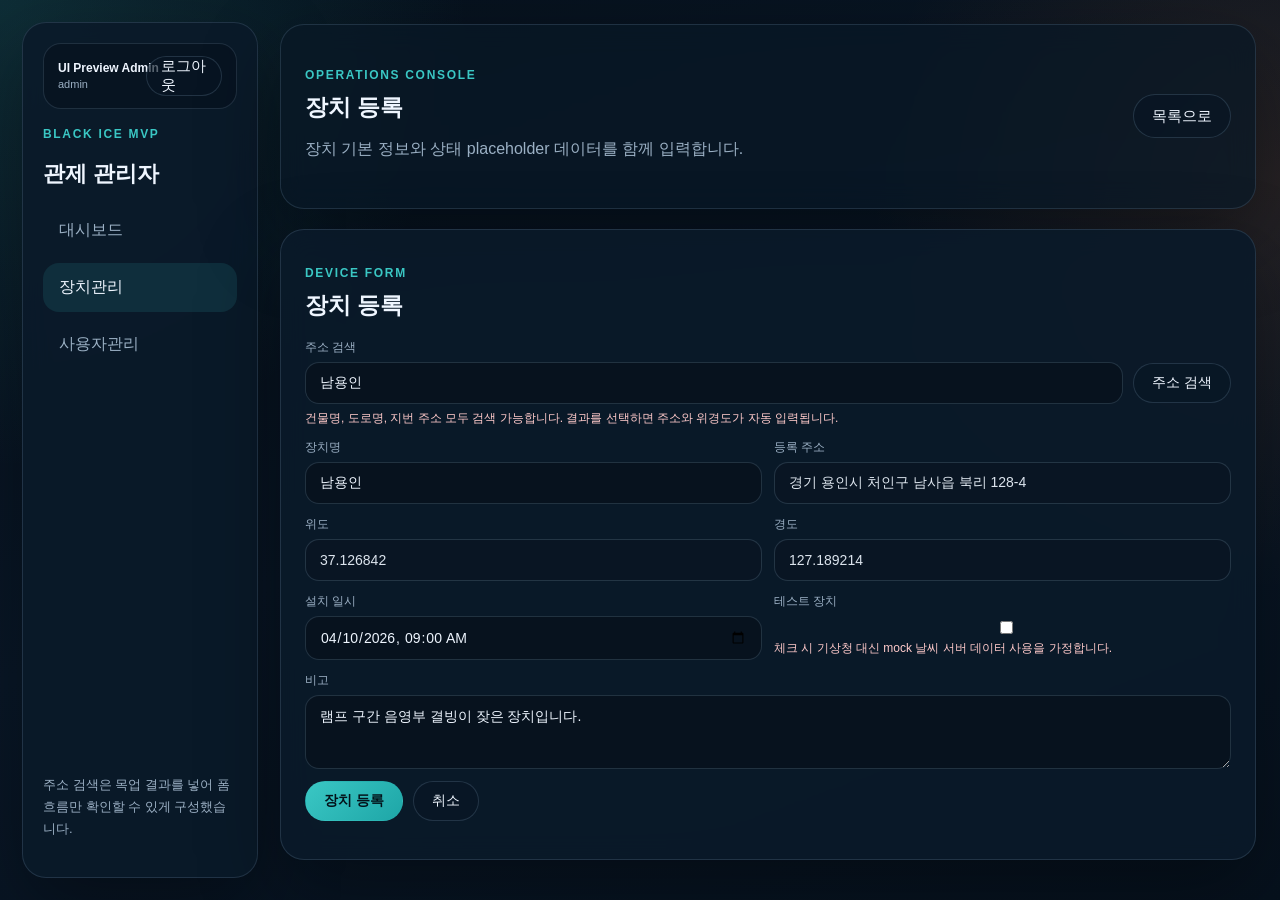
<file: ui-preview/device-form.html>
<!DOCTYPE html>
<html lang="ko">
<head>
    <meta charset="UTF-8">
    <meta name="viewport" content="width=device-width, initial-scale=1.0">
    <title>장치 폼 | 블랙아이스 관제 UI Preview</title>
    <link rel="stylesheet" href="assets/css/app.css">
    <script src="assets/js/preview.js" defer></script>
</head>
<body data-page="devices">
<div class="app-shell">
    <aside class="sidebar">
        <div class="sidebar__account">
            <div class="sidebar__account-info"><strong>UI Preview Admin</strong><span>admin</span></div>
            <a href="index.html" class="button button--ghost button--sidebar">로그아웃</a>
        </div>
        <div class="sidebar__brand"><span class="sidebar__eyebrow">Black Ice MVP</span><strong>관제 관리자</strong></div>
        <nav class="sidebar__nav">
            <a href="dashboard.html" data-nav="dashboard">대시보드</a>
            <a href="devices.html" data-nav="devices">장치관리</a>
            <a href="users.html" data-nav="users">사용자관리</a>
        </nav>
        <div class="sidebar__footer"><p>주소 검색은 목업 결과를 넣어 폼 흐름만 확인할 수 있게 구성했습니다.</p></div>
    </aside>

    <main class="app-main">
        <header class="topbar">
            <div>
                <p class="topbar__label">Operations Console</p>
                <h1>장치 등록</h1>
                <p class="topbar__subtitle">장치 기본 정보와 상태 placeholder 데이터를 함께 입력합니다.</p>
            </div>
            <div class="topbar__actions">
                <a href="devices.html" class="button button--ghost">목록으로</a>
            </div>
        </header>

        <section class="panel">
            <div class="panel__header">
                <div>
                    <p class="panel__eyebrow">Device Form</p>
                    <h2>장치 등록</h2>
                </div>
            </div>

            <form class="form-grid device-form device-form--compact" data-preview-message="장치 저장은 프리뷰에서 동작하지 않습니다.">
                <div class="form-field form-field--full device-address-search">
                    <span>주소 검색</span>
                    <div class="form-field__inline">
                        <input type="text" id="deviceAddressSearchInput" value="남용인" placeholder="건물명, 도로명, 지번 주소 입력">
                        <button type="button" class="button button--ghost" id="deviceAddressSearchButton">주소 검색</button>
                    </div>
                    <small>건물명, 도로명, 지번 주소 모두 검색 가능합니다. 결과를 선택하면 주소와 위경도가 자동 입력됩니다.</small>
                </div>

                <label class="form-field">
                    <span>장치명</span>
                    <input type="text" value="남용인" placeholder="북악산 1호">
                </label>

                <label class="form-field">
                    <span>등록 주소</span>
                    <input type="text" id="deviceAddressField" value="경기 용인시 처인구 남사읍 북리 128-4" readonly>
                </label>

                <label class="form-field">
                    <span>위도</span>
                    <input type="number" id="deviceLatitudeField" step="0.000001" value="37.126842" readonly>
                </label>

                <label class="form-field">
                    <span>경도</span>
                    <input type="number" id="deviceLongitudeField" step="0.000001" value="127.189214" readonly>
                </label>

                <label class="form-field">
                    <span>설치 일시</span>
                    <input type="datetime-local" value="2026-04-10T09:00">
                </label>

                <label class="form-field form-field--checkbox">
                    <span>테스트 장치</span>
                    <div class="checkbox-field">
                        <input type="checkbox">
                        <small>체크 시 기상청 대신 mock 날씨 서버 데이터 사용을 가정합니다.</small>
                    </div>
                </label>

                <label class="form-field form-field--full">
                    <span>비고</span>
                    <textarea rows="3" placeholder="설치 위치 설명 또는 메모">램프 구간 음영부 결빙이 잦은 장치입니다.</textarea>
                </label>

                <div class="form-actions form-field--full">
                    <button type="submit" class="button button--primary">장치 등록</button>
                    <a href="devices.html" class="button button--ghost">취소</a>
                </div>
            </form>
        </section>
    </main>
</div>

<div class="modal" id="device-address-modal">
    <div class="modal__backdrop" data-close-modal></div>
    <div class="modal__panel">
        <div class="modal__header">
            <div><p class="panel__eyebrow">Address Search</p><h3>장치 주소 검색</h3></div>
            <button type="button" class="button button--ghost" data-close-modal>닫기</button>
        </div>
        <div class="modal__body modal__body--address-search">
            <section class="address-search-results">
                <p class="detail-note" id="device-address-query">검색어를 입력하면 결과가 여기에 표시됩니다.</p>
                <ul class="modal-list modal-list--address" id="device-address-result-list"></ul>
            </section>
            <section class="address-search-map-panel">
                <div class="address-search-map-panel__header">
                    <strong>선택 위치</strong>
                    <span id="device-address-preview-label">목업 좌표 프리뷰</span>
                </div>
                <div class="address-search-map">
                    <div class="device-detail-map__fallback">
                        <strong>지도 SDK 없이도 위치 선택 흐름만 검토합니다.</strong>
                        <p>선택한 주소를 우측 설명과 입력 필드에 반영합니다.</p>
                    </div>
                </div>
            </section>
        </div>
    </div>
</div>
</body>
</html>
</file>
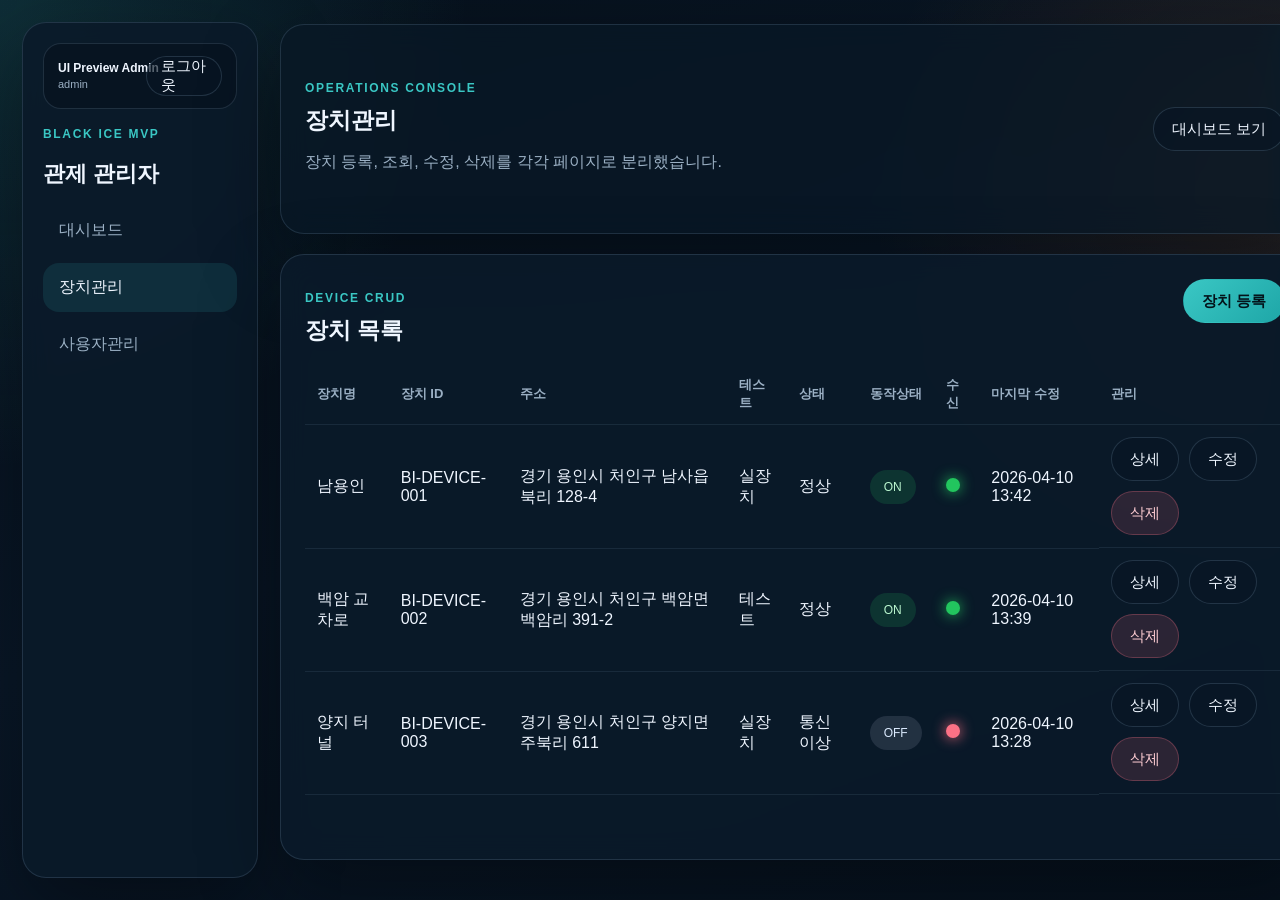
<file: ui-preview/devices.html>
<!DOCTYPE html>
<html lang="ko">
<head>
    <meta charset="UTF-8">
    <meta name="viewport" content="width=device-width, initial-scale=1.0">
    <title>장치관리 | 블랙아이스 관제 UI Preview</title>
    <link rel="stylesheet" href="assets/css/app.css">
    <script src="assets/js/preview.js" defer></script>
</head>
<body data-page="devices">
<div class="app-shell">
    <aside class="sidebar">
        <div class="sidebar__account">
            <div class="sidebar__account-info"><strong>UI Preview Admin</strong><span>admin</span></div>
            <a href="index.html" class="button button--ghost button--sidebar">로그아웃</a>
        </div>
        <div class="sidebar__brand"><span class="sidebar__eyebrow">Black Ice MVP</span><strong>관제 관리자</strong></div>
        <nav class="sidebar__nav">
            <a href="dashboard.html" data-nav="dashboard">대시보드</a>
            <a href="devices.html" data-nav="devices">장치관리</a>
            <a href="users.html" data-nav="users">사용자관리</a>
        </nav>
        <div class="sidebar__footer"><p></p></div>
    </aside>

    <main class="app-main">
        <header class="topbar">
            <div>
                <p class="topbar__label">Operations Console</p>
                <h1>장치관리</h1>
                <p class="topbar__subtitle">장치 등록, 조회, 수정, 삭제를 각각 페이지로 분리했습니다.</p>
            </div>
            <div class="topbar__actions">
                <a href="dashboard.html" class="button button--ghost">대시보드 보기</a>
            </div>
        </header>

        <section class="panel">
            <div class="panel__header">
                <div>
                    <p class="panel__eyebrow">Device CRUD</p>
                    <h2>장치 목록</h2>
                </div>
                <a href="device-form.html" class="button button--primary">장치 등록</a>
            </div>

            <div class="table-wrap table-wrap--responsive">
                <table class="data-table preview-table">
                    <thead>
                    <tr>
                        <th>장치명</th>
                        <th>장치 ID</th>
                        <th>주소</th>
                        <th>테스트</th>
                        <th>상태</th>
                        <th>동작상태</th>
                        <th>수신</th>
                        <th>마지막 수정</th>
                        <th>관리</th>
                    </tr>
                    </thead>
                    <tbody>
                    <tr>
                        <td data-label="장치명"><a href="device-detail.html">남용인</a></td>
                        <td data-label="장치 ID">BI-DEVICE-001</td>
                        <td data-label="주소">경기 용인시 처인구 남사읍 북리 128-4</td>
                        <td data-label="테스트">실장치</td>
                        <td data-label="상태">정상</td>
                        <td data-label="동작상태"><span class="status-chip status-chip--running">ON</span></td>
                        <td data-label="수신"><span class="signal signal--on"></span></td>
                        <td data-label="마지막 수정">2026-04-10 13:42</td>
                        <td class="table-actions" data-label="관리">
                            <a href="device-detail.html" class="button button--ghost">상세</a>
                            <a href="device-form.html" class="button button--ghost">수정</a>
                            <button type="button" class="button button--danger">삭제</button>
                        </td>
                    </tr>
                    <tr>
                        <td data-label="장치명"><a href="device-detail.html">백암 교차로</a></td>
                        <td data-label="장치 ID">BI-DEVICE-002</td>
                        <td data-label="주소">경기 용인시 처인구 백암면 백암리 391-2</td>
                        <td data-label="테스트">테스트</td>
                        <td data-label="상태">정상</td>
                        <td data-label="동작상태"><span class="status-chip status-chip--running">ON</span></td>
                        <td data-label="수신"><span class="signal signal--on"></span></td>
                        <td data-label="마지막 수정">2026-04-10 13:39</td>
                        <td class="table-actions" data-label="관리">
                            <a href="device-detail.html" class="button button--ghost">상세</a>
                            <a href="device-form.html" class="button button--ghost">수정</a>
                            <button type="button" class="button button--danger">삭제</button>
                        </td>
                    </tr>
                    <tr>
                        <td data-label="장치명"><a href="device-detail.html">양지 터널</a></td>
                        <td data-label="장치 ID">BI-DEVICE-003</td>
                        <td data-label="주소">경기 용인시 처인구 양지면 주북리 611</td>
                        <td data-label="테스트">실장치</td>
                        <td data-label="상태">통신이상</td>
                        <td data-label="동작상태"><span class="status-chip status-chip--idle">OFF</span></td>
                        <td data-label="수신"><span class="signal signal--off"></span></td>
                        <td data-label="마지막 수정">2026-04-10 13:28</td>
                        <td class="table-actions" data-label="관리">
                            <a href="device-detail.html" class="button button--ghost">상세</a>
                            <a href="device-form.html" class="button button--ghost">수정</a>
                            <button type="button" class="button button--danger">삭제</button>
                        </td>
                    </tr>
                    </tbody>
                </table>
            </div>
        </section>
    </main>
</div>
</body>
</html>
</file>
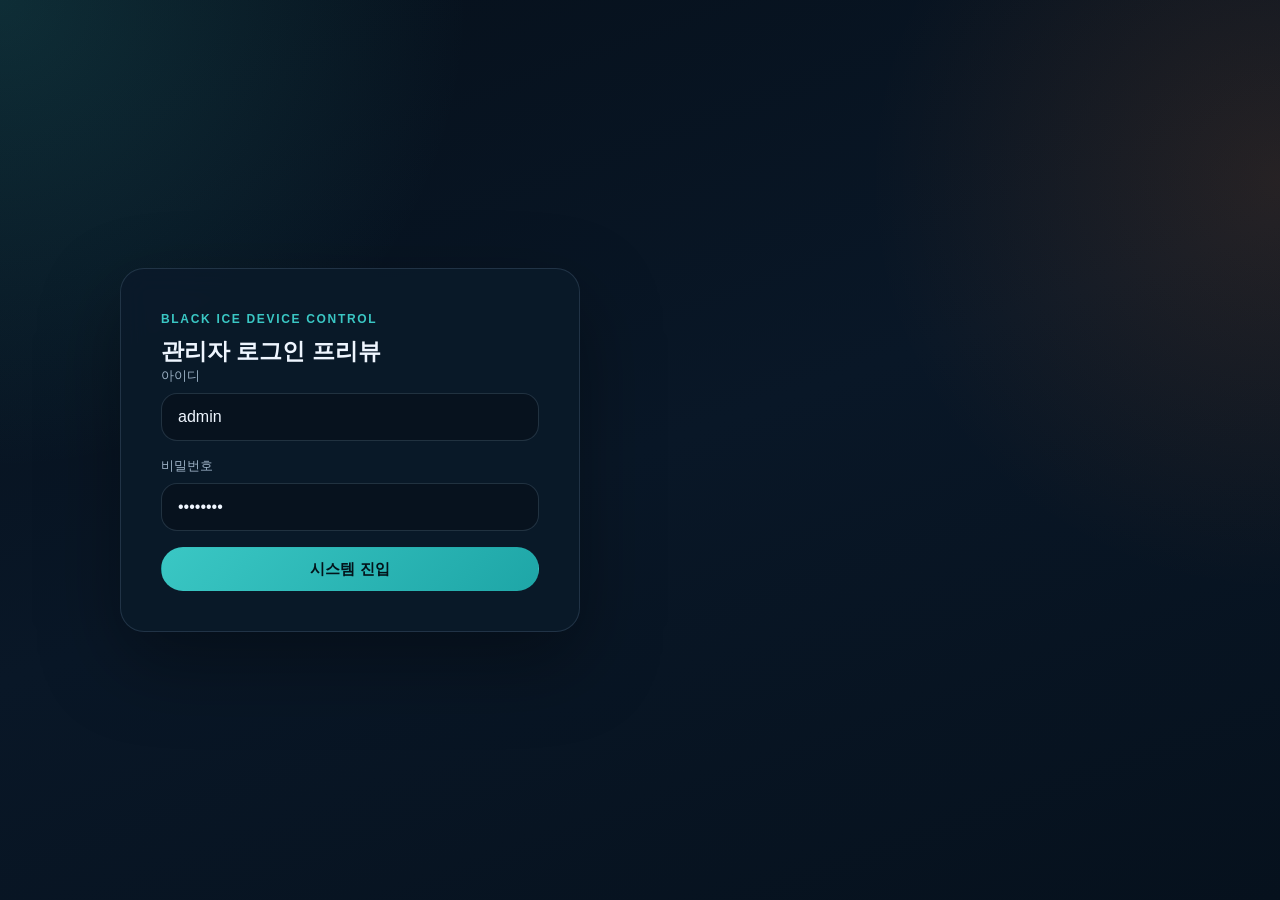
<file: ui-preview/login.html>
<!DOCTYPE html>
<html lang="ko">
<head>
    <meta charset="UTF-8">
    <meta http-equiv="refresh" content="0; url=index.html">
    <title>로그인 | 블랙아이스 관제 UI Preview</title>
</head>
<body></body>
</html>
</file>
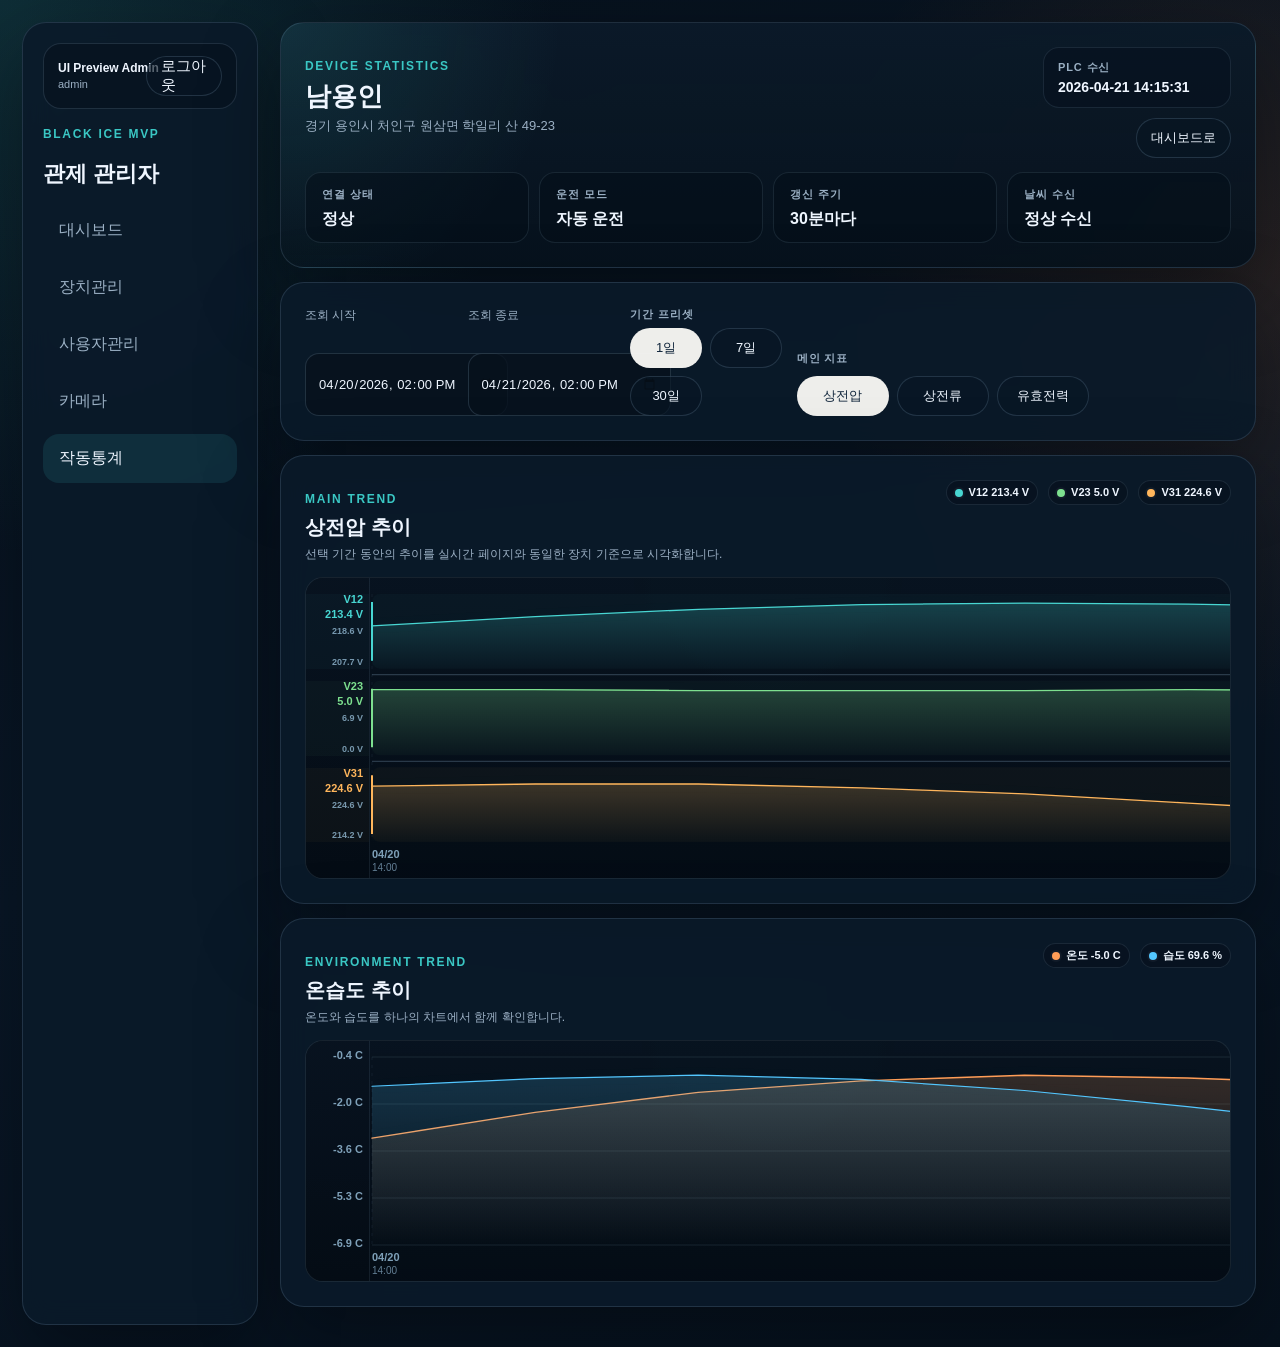
<file: ui-preview/stats.html>
<!DOCTYPE html>
<html lang="ko">
<head>
    <meta charset="UTF-8">
    <meta name="viewport" content="width=device-width, initial-scale=1.0">
    <title>작동 통계 | 블랙아이스 관제 UI Preview</title>
    <link rel="stylesheet" href="assets/css/app.css">
    <link rel="stylesheet" href="assets/css/stats.css">
    <script src="assets/js/preview.js" defer></script>
    <script src="assets/js/stats-preview.js" defer></script>
</head>
<body data-page="stats">
<div class="app-shell" data-drawer-shell>
    <aside class="sidebar">
        <div class="sidebar__account">
            <div class="sidebar__account-info">
                <strong>UI Preview Admin</strong>
                <span>admin</span>
            </div>
            <a href="index.html" class="button button--ghost button--sidebar">로그아웃</a>
        </div>
        <div class="sidebar__brand">
            <span class="sidebar__eyebrow">Black Ice MVP</span>
            <strong>관제 관리자</strong>
        </div>
        <nav class="sidebar__nav">
            <a href="dashboard.html" data-nav="dashboard">대시보드</a>
            <a href="devices.html" data-nav="devices">장치관리</a>
            <a href="users.html" data-nav="users">사용자관리</a>
            <a href="cameras.html" data-nav="cameras">카메라</a>
            <a href="stats.html" data-nav="stats">작동통계</a>
        </nav>
        <div class="sidebar__footer">
            <p></p>
        </div>
    </aside>

    <main class="app-main app-main--dashboard">
        <section class="stats-page">
            <article class="panel stats-hero">
                <div class="stats-hero__header">
                    <div class="stats-hero__title">
                        <p class="panel__eyebrow">Device Statistics</p>
                        <h2>남용인</h2>
                        <p>경기 용인시 처인구 원삼면 학일리 산 49-23</p>
                    </div>
                    <div class="stats-hero__actions">
                        <div class="stats-hero__status">
                            <span>PLC 수신</span>
                            <strong>2026-04-21 14:15:31</strong>
                        </div>
                        <a class="button button--ghost" href="dashboard.html">대시보드로</a>
                    </div>
                </div>

                <div class="stats-hero__meta">
                    <div class="stats-hero__meta-card">
                        <span>연결 상태</span>
                        <strong>정상</strong>
                    </div>
                    <div class="stats-hero__meta-card">
                        <span>운전 모드</span>
                        <strong>자동 운전</strong>
                    </div>
                    <div class="stats-hero__meta-card">
                        <span>갱신 주기</span>
                        <strong>30분마다</strong>
                    </div>
                    <div class="stats-hero__meta-card">
                        <span>날씨 수신</span>
                        <strong>정상 수신</strong>
                    </div>
                </div>
            </article>

            <article class="panel stats-controls">
                <div class="stats-controls__range">
                    <label class="form-field">
                        <span>조회 시작</span>
                        <input type="datetime-local" id="statsRangeStart">
                    </label>
                    <label class="form-field">
                        <span>조회 종료</span>
                        <input type="datetime-local" id="statsRangeEnd">
                    </label>
                    <div class="stats-range-preset">
                        <span class="stats-controls__label">기간 프리셋</span>
                        <div class="stats-range-preset__buttons" role="group" aria-label="기간 프리셋">
                            <button type="button" class="button button--ghost stats-range-preset__button is-active" data-range-preset="1d">1일</button>
                            <button type="button" class="button button--ghost stats-range-preset__button" data-range-preset="7d">7일</button>
                            <button type="button" class="button button--ghost stats-range-preset__button" data-range-preset="30d">30일</button>
                        </div>
                    </div>
                </div>

                <div class="stats-controls__metric">
                    <span class="stats-controls__label">메인 지표</span>
                    <div class="stats-metric-switch" role="tablist" aria-label="메인 지표 선택">
                        <button type="button" class="button stats-metric-switch__button is-active" data-stats-metric="voltage">상전압</button>
                        <button type="button" class="button button--ghost stats-metric-switch__button" data-stats-metric="current">상전류</button>
                        <button type="button" class="button button--ghost stats-metric-switch__button" data-stats-metric="power">유효전력</button>
                    </div>
                </div>
            </article>

            <section class="stats-chart-grid">
                <article class="panel stats-chart-card stats-chart-card--main">
                    <div class="stats-chart-card__header">
                        <div>
                            <p class="panel__eyebrow">Main Trend</p>
                            <h2 id="statsMainChartTitle">상전압 추이</h2>
                            <p class="stats-chart-card__subtitle">선택 기간 동안의 추이를 실시간 페이지와 동일한 장치 기준으로 시각화합니다.</p>
                        </div>
                        <div class="stats-chart-legend" id="statsMainLegend"></div>
                    </div>
                    <div class="stats-chart-card__canvas-wrap">
                        <div class="stats-chart-shell">
                            <div id="statsMainYAxis" class="stats-chart-yaxis" aria-hidden="true"></div>
                            <div class="stats-chart-scroll">
                                <svg id="statsMainChart" class="stats-chart" viewBox="0 0 920 280" preserveAspectRatio="none" aria-label="메인 통계 차트"></svg>
                            </div>
                        </div>
                    </div>
                </article>

                <article class="panel stats-chart-card">
                    <div class="stats-chart-card__header">
                        <div>
                            <p class="panel__eyebrow">Environment Trend</p>
                            <h2>온습도 추이</h2>
                            <p class="stats-chart-card__subtitle">온도와 습도를 하나의 차트에서 함께 확인합니다.</p>
                        </div>
                        <div class="stats-chart-legend" id="statsEnvLegend"></div>
                    </div>
                    <div class="stats-chart-card__canvas-wrap">
                        <div class="stats-chart-shell">
                            <div id="statsEnvYAxis" class="stats-chart-yaxis" aria-hidden="true"></div>
                            <div class="stats-chart-scroll">
                                <svg id="statsEnvChart" class="stats-chart" viewBox="0 0 920 240" preserveAspectRatio="none" aria-label="온습도 통계 차트"></svg>
                            </div>
                        </div>
                    </div>
                </article>
            </section>
        </section>
    </main>
</div>

<script>
    window.deviceStatsPageState = {
        deviceId: 15,
        deviceName: "남용인",
        deviceAddress: "경기 용인시 처인구 원삼면 학일리 산 49-23",
        plcFetchedAt: "2026-04-21T14:15:31",
        weatherFetchedAt: "2026-04-21T14:10:00",
        voltage: {
            v12: 2137.4,
            v23: 33.0,
            v31: 2187.2
        },
        current: {
            a1: 16.4,
            a2: 7.3,
            a3: 12.8
        },
        activePower: 3599,
        fieldTemperature: -3.5,
        fieldHumidity: 72.0
    };
</script>
</body>
</html>
</file>
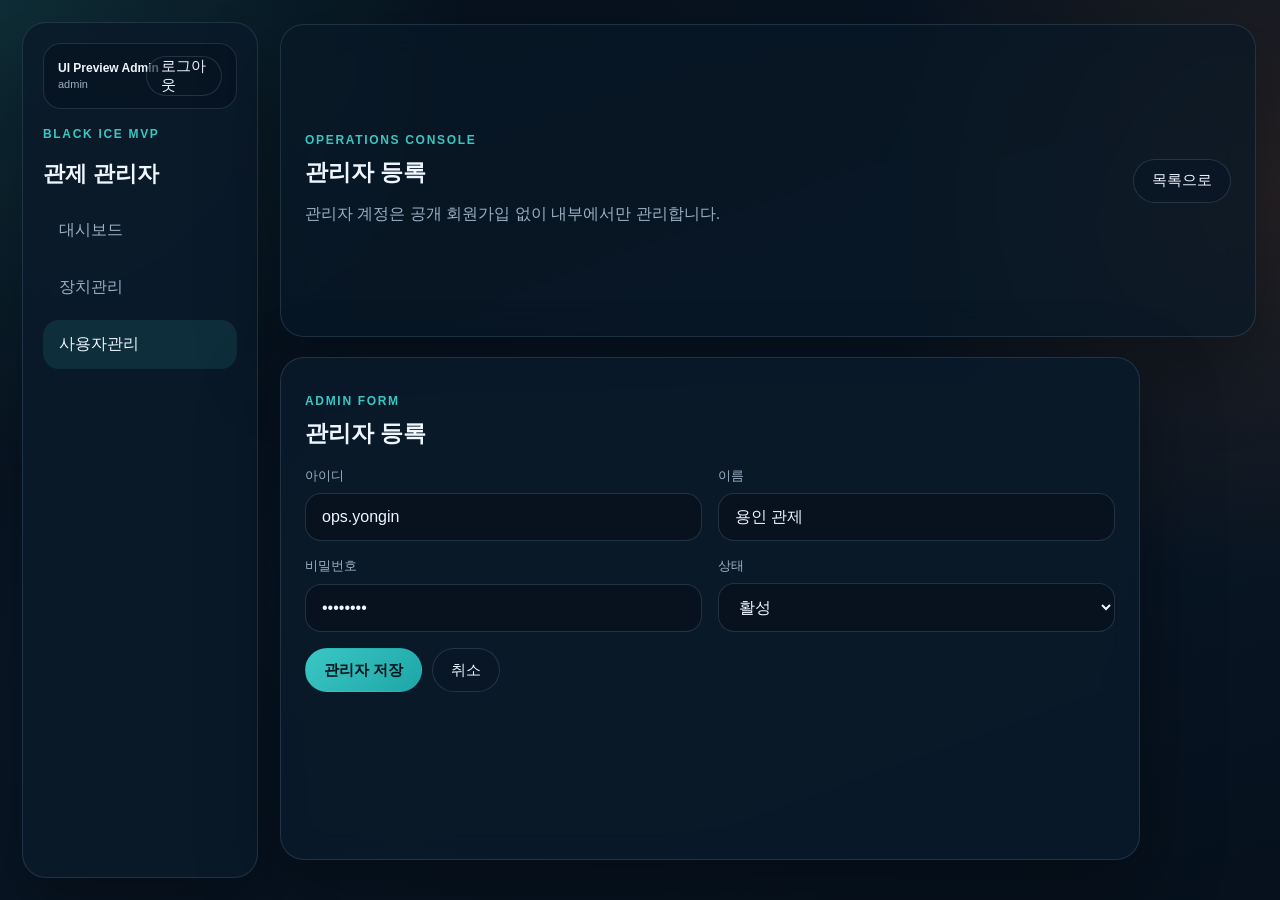
<file: ui-preview/user-form.html>
<!DOCTYPE html>
<html lang="ko">
<head>
    <meta charset="UTF-8">
    <meta name="viewport" content="width=device-width, initial-scale=1.0">
    <title>관리자 폼 | 블랙아이스 관제 UI Preview</title>
    <link rel="stylesheet" href="assets/css/app.css">
    <script src="assets/js/preview.js" defer></script>
</head>
<body data-page="users">
<div class="app-shell">
    <aside class="sidebar">
        <div class="sidebar__account">
            <div class="sidebar__account-info"><strong>UI Preview Admin</strong><span>admin</span></div>
            <a href="index.html" class="button button--ghost button--sidebar">로그아웃</a>
        </div>
        <div class="sidebar__brand"><span class="sidebar__eyebrow">Black Ice MVP</span><strong>관제 관리자</strong></div>
        <nav class="sidebar__nav">
            <a href="dashboard.html" data-nav="dashboard">대시보드</a>
            <a href="devices.html" data-nav="devices">장치관리</a>
            <a href="users.html" data-nav="users">사용자관리</a>
        </nav>
        <div class="sidebar__footer"><p></p></div>
    </aside>

    <main class="app-main">
        <header class="topbar">
            <div>
                <p class="topbar__label">Operations Console</p>
                <h1>관리자 등록</h1>
                <p class="topbar__subtitle">관리자 계정은 공개 회원가입 없이 내부에서만 관리합니다.</p>
            </div>
            <div class="topbar__actions">
                <a href="users.html" class="button button--ghost">목록으로</a>
            </div>
        </header>

        <section class="panel panel--narrow">
            <div class="panel__header">
                <div>
                    <p class="panel__eyebrow">Admin Form</p>
                    <h2>관리자 등록</h2>
                </div>
            </div>

            <form class="form-grid" data-preview-message="관리자 저장은 프리뷰에서 동작하지 않습니다.">
                <label class="form-field">
                    <span>아이디</span>
                    <input type="text" value="ops.yongin" placeholder="admin02">
                </label>

                <label class="form-field">
                    <span>이름</span>
                    <input type="text" value="용인 관제" placeholder="홍길동">
                </label>

                <label class="form-field">
                    <span>비밀번호</span>
                    <input type="password" value="admin123" placeholder="admin123">
                </label>

                <label class="form-field">
                    <span>상태</span>
                    <select>
                        <option selected>활성</option>
                        <option>비활성</option>
                    </select>
                </label>

                <div class="form-actions form-field--full">
                    <button type="submit" class="button button--primary">관리자 저장</button>
                    <a href="users.html" class="button button--ghost">취소</a>
                </div>
            </form>
        </section>
    </main>
</div>
</body>
</html>
</file>
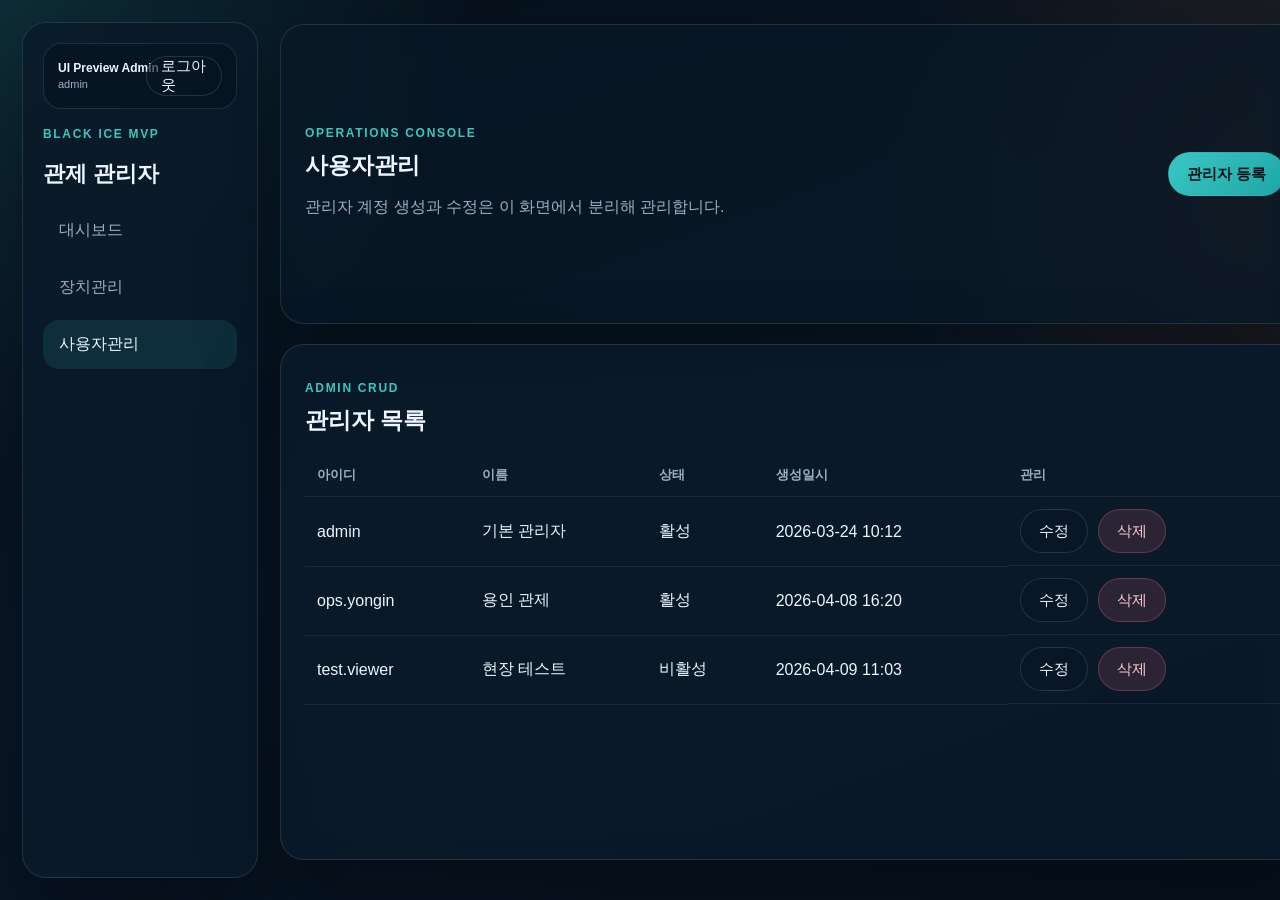
<file: ui-preview/users.html>
<!DOCTYPE html>
<html lang="ko">
<head>
    <meta charset="UTF-8">
    <meta name="viewport" content="width=device-width, initial-scale=1.0">
    <title>사용자관리 | 블랙아이스 관제 UI Preview</title>
    <link rel="stylesheet" href="assets/css/app.css">
    <script src="assets/js/preview.js" defer></script>
</head>
<body data-page="users">
<div class="app-shell">
    <aside class="sidebar">
        <div class="sidebar__account">
            <div class="sidebar__account-info"><strong>UI Preview Admin</strong><span>admin</span></div>
            <a href="index.html" class="button button--ghost button--sidebar">로그아웃</a>
        </div>
        <div class="sidebar__brand"><span class="sidebar__eyebrow">Black Ice MVP</span><strong>관제 관리자</strong></div>
        <nav class="sidebar__nav">
            <a href="dashboard.html" data-nav="dashboard">대시보드</a>
            <a href="devices.html" data-nav="devices">장치관리</a>
            <a href="users.html" data-nav="users">사용자관리</a>
        </nav>
        <div class="sidebar__footer"><p></p></div>
    </aside>

    <main class="app-main">
        <header class="topbar">
            <div>
                <p class="topbar__label">Operations Console</p>
                <h1>사용자관리</h1>
                <p class="topbar__subtitle">관리자 계정 생성과 수정은 이 화면에서 분리해 관리합니다.</p>
            </div>
            <div class="topbar__actions">
                <a href="user-form.html" class="button button--primary">관리자 등록</a>
            </div>
        </header>

        <section class="panel">
            <div class="panel__header">
                <div>
                    <p class="panel__eyebrow">Admin CRUD</p>
                    <h2>관리자 목록</h2>
                </div>
            </div>

            <div class="table-wrap table-wrap--responsive">
                <table class="data-table preview-table">
                    <thead>
                    <tr>
                        <th>아이디</th>
                        <th>이름</th>
                        <th>상태</th>
                        <th>생성일시</th>
                        <th>관리</th>
                    </tr>
                    </thead>
                    <tbody>
                    <tr>
                        <td data-label="아이디">admin</td>
                        <td data-label="이름">기본 관리자</td>
                        <td data-label="상태">활성</td>
                        <td data-label="생성일시">2026-03-24 10:12</td>
                        <td class="table-actions" data-label="관리">
                            <a href="user-form.html" class="button button--ghost">수정</a>
                            <button type="button" class="button button--danger">삭제</button>
                        </td>
                    </tr>
                    <tr>
                        <td data-label="아이디">ops.yongin</td>
                        <td data-label="이름">용인 관제</td>
                        <td data-label="상태">활성</td>
                        <td data-label="생성일시">2026-04-08 16:20</td>
                        <td class="table-actions" data-label="관리">
                            <a href="user-form.html" class="button button--ghost">수정</a>
                            <button type="button" class="button button--danger">삭제</button>
                        </td>
                    </tr>
                    <tr>
                        <td data-label="아이디">test.viewer</td>
                        <td data-label="이름">현장 테스트</td>
                        <td data-label="상태">비활성</td>
                        <td data-label="생성일시">2026-04-09 11:03</td>
                        <td class="table-actions" data-label="관리">
                            <a href="user-form.html" class="button button--ghost">수정</a>
                            <button type="button" class="button button--danger">삭제</button>
                        </td>
                    </tr>
                    </tbody>
                </table>
            </div>
        </section>
    </main>
</div>
</body>
</html>
</file>
<file: ui-preview/assets/css/app.css>
:root {
    --bg: #07111d;
    --bg-soft: #0d1a29;
    --panel: rgba(10, 26, 42, 0.9);
    --panel-strong: #10253b;
    --line: rgba(154, 193, 220, 0.16);
    --text: #eff6ff;
    --muted: #9bb0c4;
    --accent: #3ac7c4;
    --accent-strong: #1ea6a7;
    --warning: #f97316;
    --danger: #fb7185;
    --success: #22c55e;
    --shadow: 0 30px 80px rgba(0, 0, 0, 0.35);
}

* {
    box-sizing: border-box;
}

body {
    margin: 0;
    min-height: 100vh;
    font-family: "Segoe UI", "Pretendard", "Noto Sans KR", sans-serif;
    color: var(--text);
    background:
            radial-gradient(circle at top left, rgba(58, 199, 196, 0.16), transparent 30%),
            radial-gradient(circle at right 20%, rgba(249, 115, 22, 0.12), transparent 28%),
            linear-gradient(160deg, #06101b 0%, #091727 50%, #06111d 100%);
}

a {
    color: inherit;
    text-decoration: none;
}

button,
input,
select,
textarea {
    font: inherit;
}

.login-body {
    display: grid;
    place-items: center;
    padding: 32px;
}

.login-shell {
    display: grid;
    grid-template-columns: minmax(320px, 460px) minmax(260px, 320px);
    gap: 24px;
    width: min(100%, 1040px);
}

.login-panel,
.login-card,
.sidebar,
.panel,
.modal__panel {
    border: 1px solid var(--line);
    border-radius: 24px;
    background: var(--panel);
    box-shadow: var(--shadow);
    backdrop-filter: blur(14px);
}

.login-panel {
    padding: 40px;
}

.login-panel__eyebrow,
.panel__eyebrow,
.topbar__label,
.sidebar__eyebrow {
    display: inline-block;
    margin-bottom: 10px;
    color: var(--accent);
    font-size: 12px;
    font-weight: 700;
    letter-spacing: 0.14em;
    text-transform: uppercase;
}

.login-panel h1,
.topbar h1,
.panel h2 {
    margin: 0;
    font-size: clamp(1.35rem, 1.8vw, 1.95rem);
}

.login-panel p,
.topbar__subtitle,
.sidebar__footer,
.placeholder p,
.empty-state p,
.detail-note {
    color: var(--muted);
}

.login-form,
.inline-form,
.form-grid {
    display: grid;
    gap: 16px;
}

.form-grid {
    grid-template-columns: repeat(2, minmax(0, 1fr));
}

.form-field {
    display: grid;
    gap: 8px;
}

.form-field__inline {
    display: grid;
    grid-template-columns: minmax(0, 1fr) auto;
    gap: 10px;
    align-items: center;
}

.form-field--full {
    grid-column: 1 / -1;
}

.form-field span {
    font-size: 13px;
    color: var(--muted);
}

.form-field input,
.form-field select,
.form-field textarea {
    width: 100%;
    padding: 14px 16px;
    border: 1px solid rgba(154, 193, 220, 0.18);
    border-radius: 16px;
    background: rgba(7, 17, 29, 0.78);
    color: var(--text);
}

.form-field input[readonly] {
    background: rgba(10, 22, 36, 0.88);
    color: rgba(239, 246, 255, 0.92);
}

.device-address-search small {
    color: var(--muted);
}

.device-form--compact {
    gap: 12px;
}

.device-form--compact .form-field {
    gap: 6px;
}

.device-form--compact .form-field span,
.device-form--compact .form-field small {
    font-size: 12px;
}

.device-form--compact .form-field input,
.device-form--compact .form-field select,
.device-form--compact .form-field textarea {
    padding: 12px 14px;
    border-radius: 14px;
    font-size: 14px;
}

.device-form--compact .button {
    min-height: 40px;
    font-size: 14px;
}

.form-field small {
    color: #fecaca;
}

.button {
    display: inline-flex;
    align-items: center;
    justify-content: center;
    gap: 8px;
    min-height: 44px;
    padding: 0 18px;
    border: 1px solid transparent;
    border-radius: 999px;
    cursor: pointer;
    font-size: 15px;
    transition: transform 0.18s ease, border-color 0.18s ease, background 0.18s ease;
}

.button:hover {
    transform: translateY(-1px);
}

.button--primary {
    background: linear-gradient(135deg, var(--accent), var(--accent-strong));
    color: #03131a;
    font-weight: 700;
}

.button--accent {
    background: linear-gradient(135deg, #f59e0b, var(--warning));
    color: #1c1204;
    font-weight: 700;
}

.button--ghost {
    border-color: rgba(154, 193, 220, 0.18);
    background: rgba(9, 22, 36, 0.65);
    color: var(--text);
}

.button--danger {
    background: rgba(251, 113, 133, 0.14);
    border-color: rgba(251, 113, 133, 0.28);
    color: #fecdd3;
}

.button--full {
    width: 100%;
}

.button--sidebar {
    min-height: 38px;
    padding: 0 14px;
}

.app-shell {
    display: grid;
    grid-template-columns: 280px minmax(0, 1fr);
    min-height: 100vh;
}

.sidebar {
    margin: 22px;
    padding: 20px 20px 24px;
    display: flex;
    flex-direction: column;
    gap: 18px;
}

.sidebar__account {
    display: flex;
    align-items: center;
    justify-content: space-between;
    gap: 10px;
    padding: 12px 14px;
    border: 1px solid var(--line);
    border-radius: 18px;
    background: rgba(8, 18, 31, 0.72);
}

.sidebar__account-info {
    display: grid;
    gap: 2px;
    min-width: 0;
}

.sidebar__account-info strong {
    font-size: 12px;
    line-height: 1.2;
    white-space: nowrap;
}

.sidebar__account-info span {
    color: var(--muted);
    font-size: 11px;
    line-height: 1.2;
    white-space: nowrap;
    overflow: hidden;
    text-overflow: ellipsis;
}

.sidebar__brand {
    display: grid;
    gap: 8px;
}

.sidebar__brand strong {
    font-size: 1.35rem;
}

.sidebar__nav {
    display: grid;
    gap: 8px;
}

.sidebar__nav a {
    padding: 14px 16px;
    border-radius: 16px;
    color: var(--muted);
}

.sidebar__nav a.is-active,
.sidebar__nav a:hover {
    background: rgba(58, 199, 196, 0.12);
    color: var(--text);
}

.sidebar__footer {
    margin-top: auto;
    font-size: 13px;
    line-height: 1.7;
}

.app-main {
    padding: 24px 24px 40px 0;
    display: grid;
    gap: 20px;
    transition: padding 0.28s ease;
}

.app-main--dashboard {
    padding-top: 22px;
    gap: 14px;
}

@media (min-width: 1101px) {
    .app-shell {
        transition: grid-template-columns 0.28s ease;
    }

    .sidebar {
        transition:
            margin 0.28s ease,
            padding 0.28s ease,
            opacity 0.22s ease,
            transform 0.28s ease,
            border-color 0.22s ease,
            box-shadow 0.22s ease;
        transform-origin: left center;
    }

    .app-shell--drawer-open {
        grid-template-columns: 0 minmax(0, 1fr);
    }

    .app-shell--drawer-open .sidebar {
        width: 0;
        min-width: 0;
        margin: 22px 0 22px 0;
        padding: 0;
        opacity: 0;
        overflow: hidden;
        transform: translateX(-28px);
        border-color: transparent;
        box-shadow: none;
        pointer-events: none;
    }

    .app-shell--drawer-open .app-main {
        padding-left: 24px;
        padding-right: 444px;
    }
}

.topbar,
.panel {
    padding: 24px;
}

.topbar {
    display: flex;
    align-items: center;
    justify-content: space-between;
    gap: 16px;
    border: 1px solid var(--line);
    border-radius: 24px;
    background: rgba(9, 24, 38, 0.72);
    box-shadow: var(--shadow);
    backdrop-filter: blur(14px);
}

.topbar__actions {
    display: flex;
    align-items: center;
    gap: 12px;
}

.topbar__user {
    display: grid;
    text-align: right;
}

.flash,
.alert {
    padding: 14px 18px;
    border-radius: 16px;
}

.flash {
    background: rgba(58, 199, 196, 0.12);
    border: 1px solid rgba(58, 199, 196, 0.25);
}

.app-alert-pop {
    position: fixed;
    top: 24px;
    left: 50%;
    transform: translateX(-50%);
    z-index: 1200;
    display: grid;
    gap: 6px;
    min-width: min(420px, calc(100vw - 32px));
    max-width: min(520px, calc(100vw - 32px));
    padding: 16px 18px 18px;
    border: 1px solid rgba(58, 199, 196, 0.3);
    border-radius: 18px;
    background: linear-gradient(180deg, rgba(15, 44, 53, 0.96), rgba(10, 30, 41, 0.97));
    box-shadow: 0 24px 48px rgba(0, 0, 0, 0.28);
    cursor: pointer;
}

.app-alert-pop strong {
    color: var(--accent);
    font-size: 12px;
    font-weight: 700;
    letter-spacing: 0.12em;
    text-transform: uppercase;
}

.app-alert-pop p {
    margin: 0;
    color: var(--text);
    font-size: 15px;
    line-height: 1.5;
}

.app-alert-pop__close {
    justify-self: end;
    min-height: 30px;
    padding: 0 12px;
    border: 1px solid rgba(154, 193, 220, 0.18);
    border-radius: 999px;
    background: rgba(7, 17, 29, 0.38);
    color: var(--text);
    cursor: pointer;
}

.weather-alert-stack {
    position: fixed;
    right: 20px;
    bottom: 20px;
    z-index: 980;
    display: grid;
    gap: 10px;
    width: min(360px, calc(100vw - 32px));
}

.weather-alert-card {
    position: relative;
    display: grid;
    gap: 6px;
    padding: 14px 42px 14px 16px;
    border: 1px solid rgba(255, 145, 77, 0.28);
    border-radius: 16px;
    background: rgba(29, 17, 9, 0.94);
    box-shadow: 0 18px 36px rgba(0, 0, 0, 0.22);
}

.weather-alert-card strong {
    color: #ffd7b5;
    font-size: 14px;
}

.weather-alert-card p {
    margin: 0;
    color: var(--text);
    font-size: 13px;
    line-height: 1.45;
}

.weather-alert-card small {
    color: var(--muted);
    font-size: 11px;
}

.weather-alert-card__close {
    position: absolute;
    top: 10px;
    right: 12px;
    width: 24px;
    height: 24px;
    border: 1px solid rgba(255, 215, 181, 0.22);
    border-radius: 999px;
    background: rgba(255, 255, 255, 0.04);
    color: #ffd7b5;
    cursor: pointer;
    font-size: 11px;
    font-weight: 800;
}

.alert--error {
    background: rgba(251, 113, 133, 0.12);
    border: 1px solid rgba(251, 113, 133, 0.3);
    color: #fecdd3;
}

.stats-grid,
.dashboard-grid {
    display: grid;
    gap: 20px;
}

.stats-grid {
    grid-template-columns: repeat(3, minmax(0, 1fr));
}

.stats-grid--compact {
    gap: 10px;
}

.stats-grid--inline {
    grid-template-columns: repeat(4, minmax(112px, 150px));
    align-items: stretch;
}

.camera-filter-form {
    display: grid;
    grid-template-columns: minmax(220px, 280px) minmax(140px, 170px) auto;
    gap: 10px;
    align-items: end;
}

.dashboard-grid {
    grid-template-columns: repeat(2, minmax(0, 1fr));
}

.dashboard-stack {
    display: grid;
    gap: 20px;
}

.weather-board__actions {
    display: grid;
    grid-template-columns: auto auto auto;
    justify-content: end;
    align-items: start;
    column-gap: 12px;
    row-gap: 6px;
}

.weather-board__updated {
    margin: 0;
    display: grid;
    justify-items: end;
    gap: 4px;
    color: var(--muted);
    font-size: 12px;
}

.weather-board__updated strong {
    color: var(--text);
    font-size: 12px;
    font-weight: 600;
}

.weather-board__title-line {
    display: flex;
    align-items: baseline;
    gap: 10px;
}

.weather-board__title-line span {
    color: var(--accent);
    font-size: 11px;
    font-weight: 700;
    text-transform: uppercase;
}

.weather-board__title-line strong {
    color: var(--text);
    font-size: 22px;
    font-weight: 800;
    line-height: 1.1;
}

.weather-board__title-line em {
    color: var(--muted);
    font-style: normal;
    font-size: 13px;
    line-height: 1.4;
}

.weather-board__device-note {
    margin: 0;
    display: flex;
    align-items: center;
    justify-content: flex-end;
    grid-column: 2 / -1;
    gap: 8px;
    padding: 2px 2px 0;
    color: rgba(154, 193, 220, 0.82);
    font-size: 12px;
    letter-spacing: 0.02em;
}

.weather-board__device-note span {
    color: var(--accent);
    font-size: 11px;
    font-weight: 700;
    text-transform: uppercase;
}

.weather-board__device-note strong {
    color: var(--text);
    font-size: 12px;
    font-weight: 600;
}

.weather-board__location-note {
    margin: 0;
    display: flex;
    align-items: center;
    justify-content: flex-end;
    grid-column: 1 / -1;
    gap: 8px;
    padding: 2px 2px 0;
    color: rgba(154, 193, 220, 0.82);
    font-size: 12px;
    letter-spacing: 0.02em;
}

.weather-board__location-note span {
    color: var(--accent);
    font-size: 11px;
    font-weight: 700;
    text-transform: uppercase;
}

.weather-board__location-note strong {
    color: var(--muted);
    font-size: 12px;
    font-weight: 600;
}

.weather-board__location-note--inline {
    grid-column: auto;
    justify-content: flex-end;
    padding: 0;
    font-size: 11px;
}

.weather-board__updated--inline {
    display: flex;
    align-items: center;
    justify-content: flex-end;
    gap: 6px;
    font-size: 10px;
}

.weather-board__updated--inline span {
    color: var(--accent);
    font-size: 10px;
    font-weight: 700;
    text-transform: uppercase;
}

.weather-board__updated--inline strong {
    font-size: 11px;
}

.weather-search-form {
    display: flex;
    align-items: center;
    gap: 8px;
}

.weather-board__actions > .weather-search-form {
    grid-column: 2;
}

.weather-board__actions > form:last-child {
    grid-column: 3;
}

.weather-search-form input {
    width: 220px;
    padding: 12px 14px;
    border: 1px solid rgba(154, 193, 220, 0.18);
    border-radius: 14px;
    background: rgba(7, 17, 29, 0.78);
    color: var(--text);
}

.stat-card {
    padding: 24px;
    border: 1px solid var(--line);
    border-radius: 24px;
    background: rgba(13, 28, 44, 0.92);
    color: var(--text);
    text-align: left;
    cursor: pointer;
    box-shadow: var(--shadow);
}

.stat-card span,
.stat-card em {
    display: block;
}

.stat-card strong {
    display: block;
    margin: 18px 0 8px;
    font-size: clamp(1.8rem, 3.4vw, 2.6rem);
}

.stat-card em {
    color: var(--muted);
    font-style: normal;
}

.stat-card--compact {
    min-height: 88px;
    padding: 14px 16px;
    border-radius: 18px;
}

.stat-card--compact span {
    font-size: 13px;
}

.stat-card--compact strong {
    margin: 8px 0 0;
    font-size: clamp(1.45rem, 2vw, 1.95rem);
    line-height: 1;
}

.stat-card--running {
    background: linear-gradient(135deg, rgba(9, 40, 40, 0.92), rgba(10, 26, 42, 0.92));
}

.stat-card--alert {
    background: linear-gradient(135deg, rgba(58, 20, 18, 0.92), rgba(20, 19, 31, 0.92));
}

.stat-card--ice {
    background: linear-gradient(135deg, rgba(86, 48, 16, 0.92), rgba(14, 31, 44, 0.92));
}

.panel__header,
.modal__header {
    display: flex;
    align-items: flex-start;
    justify-content: space-between;
    gap: 12px;
    margin-bottom: 18px;
}

.panel__actions,
.mode-actions,
.form-actions,
.table-actions {
    display: flex;
    gap: 10px;
    flex-wrap: wrap;
}

.panel--feature {
    min-height: 280px;
}

.panel--live {
    min-height: 0;
}

.panel--wide {
    width: 100%;
}

.panel--compact {
    min-height: 0;
}

.panel--table {
    padding-top: 20px;
}

.panel--camera-board {
    padding-top: 16px;
}

.camera-board__toolbar {
    display: grid;
    grid-template-columns: minmax(320px, 1.15fr) minmax(420px, 1fr);
    gap: 16px;
    align-items: start;
}

.camera-board__toolbar--top {
    margin-bottom: 16px;
}

.camera-board__tool-card {
    padding: 14px 16px;
    border: 1px solid rgba(154, 193, 220, 0.12);
    border-radius: 18px;
    background: rgba(7, 18, 29, 0.34);
}

.camera-board__tool-card--stats {
    display: grid;
}

.camera-board__header-actions {
    display: flex;
    align-items: center;
    justify-content: space-between;
    gap: 14px;
    flex-wrap: nowrap;
}

.camera-board__header-actions > .button {
    flex: 0 0 auto;
    white-space: nowrap;
}

.camera-board__footer {
    display: flex;
    align-items: center;
    justify-content: space-between;
    gap: 14px;
    margin-top: 16px;
    padding-top: 14px;
    border-top: 1px solid rgba(154, 193, 220, 0.12);
}

.camera-board__result {
    display: inline-flex;
    align-items: baseline;
    gap: 6px;
    color: var(--muted);
    font-size: 13px;
}

.camera-board__result strong {
    color: var(--text);
    font-size: 16px;
}

.camera-grid {
    display: grid;
    grid-template-columns: repeat(4, minmax(0, 1fr));
    gap: 12px 12px;
    margin-top: 16px;
    padding-top: 16px;
    border-top: 1px solid rgba(154, 193, 220, 0.12);
}

.camera-card {
    display: grid;
    gap: 8px;
}

.camera-card--empty .camera-card__header strong,
.camera-card--empty .camera-card__header p {
    color: rgba(155, 176, 196, 0.88);
}

.camera-card.is-active .camera-card__image {
    border-color: rgba(58, 199, 196, 0.55);
    box-shadow: 0 0 0 1px rgba(58, 199, 196, 0.2);
}

.camera-card__header {
    display: grid;
    gap: 2px;
}

.camera-card__header strong {
    font-size: 15px;
    color: var(--text);
}

.camera-card__header p {
    margin: 0;
    color: var(--muted);
    font-size: 11px;
    line-height: 1.35;
}

.camera-card__image {
    position: relative;
    display: block;
    min-height: 150px;
    padding: 12px;
    border: 1px solid rgba(82, 148, 174, 0.34);
    border-radius: 12px;
    background: linear-gradient(180deg, rgba(208, 219, 230, 0.1), rgba(208, 219, 230, 0.06));
    text-decoration: none;
}

.camera-card__image--empty {
    cursor: default;
    border-style: dashed;
    border-color: rgba(154, 193, 220, 0.2);
    background: linear-gradient(180deg, rgba(154, 193, 220, 0.08), rgba(154, 193, 220, 0.03));
}

.camera-card__badge {
    position: absolute;
    top: 10px;
    left: 10px;
    display: inline-flex;
    align-items: center;
    justify-content: center;
    min-width: 34px;
    min-height: 26px;
    padding: 0 8px;
    border-radius: 7px;
    background: #24324d;
    color: #fff;
    font-size: 11px;
    font-weight: 700;
}

.camera-card__badges {
    position: absolute;
    top: 10px;
    left: 10px;
    display: inline-flex;
    gap: 6px;
    align-items: center;
}

.camera-card__badges .camera-card__badge {
    position: static;
}

.camera-card__badge--ice-safe,
.camera-card__badge.is-ice-safe {
    background: rgba(15, 23, 42, 0.86);
    color: #dbeafe;
}

.camera-card__badge--ice-risk,
.camera-card__badge.is-ice-risk {
    background: rgba(255, 145, 77, 0.92);
    color: #101826;
}

.camera-chip--ice-safe {
    border-color: rgba(82, 148, 174, 0.42);
    color: #cbd5e1;
}

.camera-chip--ice-risk {
    border-color: rgba(255, 145, 77, 0.72);
    color: #ffd7b5;
}

.camera-card__placeholder {
    display: grid;
    place-items: center;
    gap: 6px;
    min-height: 126px;
    border-radius: 8px;
    background:
            linear-gradient(135deg, rgba(255, 255, 255, 0.08), rgba(255, 255, 255, 0.02)),
            rgba(217, 228, 238, 0.08);
    color: rgba(233, 239, 244, 0.9);
    text-align: center;
}

.camera-card__placeholder strong {
    font-size: 14px;
}

.camera-card__placeholder p {
    margin: 0;
    color: rgba(222, 232, 240, 0.74);
    font-size: 11px;
}

.camera-card__placeholder--empty strong {
    color: rgba(239, 246, 255, 0.86);
}

.camera-card__placeholder--empty p {
    color: rgba(155, 176, 196, 0.82);
}

.camera-card__meta {
    display: flex;
    align-items: center;
    justify-content: center;
    gap: 8px;
    flex-wrap: wrap;
}

.camera-chip {
    display: inline-flex;
    align-items: center;
    justify-content: center;
    min-width: 74px;
    min-height: 26px;
    padding: 0 10px;
    border: 1px solid rgba(98, 178, 210, 0.45);
    border-radius: 7px;
    background: rgba(8, 18, 31, 0.28);
    color: #99d9f3;
    font-size: 11px;
    font-weight: 600;
}

.camera-chip--ok {
    border-color: rgba(58, 199, 119, 0.52);
    background: rgba(58, 199, 119, 0.08);
    color: #7ef2a6;
}

.camera-chip--bad {
    border-color: rgba(255, 122, 144, 0.45);
    color: #ff8ea2;
}

.camera-chip--active {
    border-color: rgba(58, 199, 119, 0.42);
    color: #7ef2a6;
}

.camera-chip--idle {
    color: #dce9f4;
}

.camera-chip--empty {
    border-color: rgba(154, 193, 220, 0.2);
    color: rgba(155, 176, 196, 0.92);
}

.pagination {
    display: flex;
    align-items: center;
    gap: 8px;
    flex-wrap: wrap;
}

.page-link {
    display: inline-flex;
    align-items: center;
    justify-content: center;
    min-width: 36px;
    min-height: 34px;
    padding: 0 12px;
    border: 1px solid rgba(154, 193, 220, 0.18);
    border-radius: 10px;
    background: rgba(8, 18, 31, 0.48);
    color: var(--muted);
    text-decoration: none;
    font-size: 13px;
    font-weight: 600;
}

.page-link.is-active,
.page-link:hover {
    border-color: rgba(58, 199, 196, 0.35);
    background: rgba(58, 199, 196, 0.12);
    color: var(--text);
}

.panel__subtitle {
    margin: 8px 0 0;
    color: var(--muted);
    font-size: 14px;
}

.panel--narrow {
    max-width: 860px;
}

.placeholder,
.empty-state {
    display: grid;
    place-items: center;
    gap: 8px;
    padding: 32px;
    border: 1px dashed rgba(154, 193, 220, 0.2);
    border-radius: 20px;
    background: rgba(5, 14, 24, 0.5);
    text-align: center;
}

.placeholder--media {
    min-height: 210px;
}

.placeholder--compact {
    min-height: 136px;
    padding: 20px;
}

.placeholder--map,
.placeholder--weather,
.placeholder--log {
    min-height: 220px;
}

.meta-list {
    display: grid;
    gap: 12px;
    margin-top: 18px;
}

.meta-list--compact {
    grid-template-columns: repeat(2, minmax(0, 1fr));
    margin-top: 14px;
}

.meta-list div,
.detail-grid div {
    padding: 14px 16px;
    border: 1px solid var(--line);
    border-radius: 16px;
    background: rgba(8, 18, 31, 0.65);
}

.meta-list span,
.detail-grid dt {
    display: block;
    margin-bottom: 8px;
    color: var(--muted);
    font-size: 13px;
}

.status-chip,
.status-dot {
    display: inline-flex;
    align-items: center;
    gap: 8px;
    min-height: 34px;
    padding: 0 14px;
    border-radius: 999px;
    background: rgba(154, 193, 220, 0.12);
    color: var(--text);
    font-size: 12px;
}

.status-chip--running {
    background: rgba(34, 197, 94, 0.16);
    color: #bbf7d0;
}

.status-chip--idle,
.status-dot--idle {
    background: rgba(148, 163, 184, 0.18);
    color: #dbeafe;
}

.signal {
    display: inline-block;
    width: 14px;
    height: 14px;
    border-radius: 50%;
    box-shadow: 0 0 14px currentColor;
}

.signal--on {
    color: var(--success);
    background: var(--success);
}

.signal--off {
    color: var(--danger);
    background: var(--danger);
}

.table-wrap {
    overflow-x: auto;
}

.data-table {
    width: 100%;
    border-collapse: collapse;
    min-width: 980px;
}

.data-table th,
.data-table td {
    padding: 12px 12px;
    border-bottom: 1px solid rgba(154, 193, 220, 0.1);
    text-align: left;
    vertical-align: middle;
}

.data-table tbody tr.is-selected {
    background: rgba(58, 199, 196, 0.08);
}

.data-table tbody tr.is-selected td:first-child a {
    color: var(--accent);
}

.data-table th {
    color: var(--muted);
    font-size: 13px;
    font-weight: 600;
}

.detail-grid {
    display: grid;
    grid-template-columns: repeat(2, minmax(0, 1fr));
    gap: 12px;
}

.plc-detail {
    display: grid;
    gap: 16px;
}

.plc-detail__summary {
    display: grid;
    grid-template-columns: repeat(3, minmax(0, 1fr));
    gap: 12px;
}

.plc-detail__summary-card {
    display: grid;
    gap: 8px;
    padding: 14px 16px;
    border: 1px solid rgba(154, 193, 220, 0.14);
    border-radius: 16px;
    background: rgba(8, 18, 31, 0.65);
}

.plc-detail__summary-card span {
    color: var(--muted);
    font-size: 12px;
}

.plc-detail__summary-card strong {
    color: var(--text);
    font-size: 20px;
    font-weight: 800;
}

.plc-detail__metrics {
    grid-template-columns: repeat(3, minmax(0, 1fr));
}

.modal {
    position: fixed;
    inset: 0;
    display: none;
    place-items: center;
    z-index: 1000;
    overflow-y: auto;
    padding: 20px;
}

.modal.is-open {
    display: grid;
}

.modal__backdrop {
    position: absolute;
    inset: 0;
    background: rgba(3, 8, 15, 0.76);
}

.modal__backdrop--solid {
    background: rgba(3, 8, 15, 0.82);
}

.modal--drawer .modal__backdrop,
.modal--drawer .modal__backdrop--solid {
    background: transparent !important;
    opacity: 0 !important;
    pointer-events: none;
}

.modal__panel {
    position: relative;
    width: min(92vw, 720px);
    padding: 20px;
    max-height: calc(100vh - 40px);
    overflow-y: auto;
}

.modal__panel--wide {
    width: min(94vw, 1180px);
}

.modal--drawer {
    display: none;
    justify-items: end;
    padding: 0;
    overflow: hidden;
    pointer-events: none;
}

.modal--drawer.is-open {
    display: grid;
}

.modal--drawer .modal__panel {
    pointer-events: auto;
    width: 420px;
    max-width: 420px;
    height: 100vh;
    max-height: 100vh;
    margin-left: auto;
    padding: 14px 14px 18px;
    border-left: 1px solid rgba(154, 193, 220, 0.14);
    border-radius: 22px 0 0 22px;
    background: rgba(6, 17, 29, 0.98);
    box-shadow: -24px 0 60px rgba(0, 0, 0, 0.34);
    transform: translateX(100%);
    transition: transform 0.28s ease;
}

.modal--drawer.is-open .modal__panel {
    transform: translateX(0);
}

body.modal-open {
    overflow: hidden;
}

body.modal-open:has(.modal--drawer.is-open) {
    overflow: auto;
}

.modal__actions {
    display: flex;
    align-items: center;
    gap: 8px;
    flex-wrap: wrap;
}

.modal-mode-layout {
    display: grid;
    grid-template-columns: 1fr;
    gap: 12px;
}

.modal-overview-panel,
.modal-side-stack,
.modal-mode-main,
.modal-mode-aside {
    padding: 14px;
    border: 1px solid var(--line);
    border-radius: 16px;
    background: rgba(8, 18, 31, 0.6);
}

.modal-overview-panel {
    display: grid;
    gap: 14px;
}

.modal-side-stack {
    display: grid;
    align-content: start;
    gap: 12px;
}

.modal-mode-controls {
    display: grid;
    gap: 14px;
}

.modal-mode-picker,
.modal-auto-options {
    display: grid;
    gap: 10px;
}

.modal-mode-picker > span,
.modal-auto-options > span {
    color: var(--muted);
    font-size: 11px;
}

.modal-mode-picker__buttons {
    display: grid;
    grid-template-columns: repeat(4, minmax(0, 1fr));
    gap: 8px;
}

.mode-option-button {
    min-height: 38px;
    padding-inline: 0;
}

.modal-checkbox {
    display: flex;
    align-items: center;
    gap: 10px;
    min-height: 40px;
    padding: 0 14px;
    border: 1px solid rgba(154, 193, 220, 0.12);
    border-radius: 14px;
    background: rgba(7, 18, 29, 0.42);
    color: var(--text);
}

.modal-checkbox input {
    width: 15px;
    height: 15px;
    accent-color: var(--accent);
}

.modal-checkbox span {
    color: var(--text);
    font-size: 13px;
}

.modal-auto-options small {
    color: var(--muted);
    font-size: 11px;
    line-height: 1.5;
}

.modal-setting-card {
    display: grid;
    gap: 12px;
    padding: 14px;
    border: 1px solid rgba(154, 193, 220, 0.12);
    border-radius: 16px;
    background: rgba(6, 16, 27, 0.42);
}

.is-hidden {
    display: none !important;
}

.modal-overview-header h4,
.modal-visual-card__header h4 {
    margin: 0;
    font-size: 17px;
}

.modal-overview-grid {
    display: grid;
    grid-template-columns: repeat(2, minmax(0, 1fr));
    gap: 8px;
}

.status-overview-card {
    display: grid;
    gap: 6px;
    padding: 10px 11px;
    border: 1px solid rgba(154, 193, 220, 0.12);
    border-radius: 13px;
    background: rgba(6, 16, 27, 0.42);
}

.status-overview-card span {
    color: var(--muted);
    font-size: 11px;
    white-space: nowrap;
    overflow: hidden;
    text-overflow: ellipsis;
}

.status-overview-card strong {
    font-size: 14px;
    line-height: 1.25;
    white-space: nowrap;
    overflow: hidden;
    text-overflow: ellipsis;
}

.status-overview-card--mode strong {
    font-size: 11px;
    line-height: 1.2;
    white-space: nowrap;
    overflow: hidden;
    text-overflow: ellipsis;
}

.modal-visual-stack {
    display: grid;
    gap: 14px;
}

.modal-visual-card {
    display: grid;
    gap: 14px;
    padding: 16px;
    border: 1px solid rgba(154, 193, 220, 0.12);
    border-radius: 18px;
    background: rgba(6, 16, 27, 0.42);
}

.placeholder--visual {
    min-height: 190px;
}

.modal-location-card .placeholder--visual {
    min-height: 120px;
}

.mode-actions {
    margin-top: 6px;
    gap: 12px;
}

.modal-mode-status {
    margin-top: 14px;
    grid-template-columns: repeat(2, minmax(0, 1fr));
    display: grid;
    gap: 10px;
}

.modal-mode-status-card {
    display: grid;
    gap: 8px;
    min-height: 72px;
    padding: 12px;
    border: 1px solid rgba(154, 193, 220, 0.12);
    border-radius: 14px;
    background: rgba(6, 16, 27, 0.42);
}

.modal-mode-status-card span {
    color: var(--muted);
    font-size: 10px;
    line-height: 1.3;
}

.modal-mode-status-card strong {
    display: inline-flex;
    align-items: center;
    min-height: 20px;
}

.modal-mode-aside__header h4 {
    margin: 0 0 8px;
    font-size: 16px;
}

.modal-mode-aside__header p:last-child {
    margin: 0;
    color: var(--muted);
    line-height: 1.6;
    font-size: 12px;
}

.help-inline-label {
    display: inline-flex;
    align-items: center;
    gap: 8px;
}

.help-inline-label {
    margin-bottom: 2px;
}

.help-inline-text {
    display: inline-flex;
    align-items: center;
    gap: 6px;
    color: var(--muted);
    font-size: 11px;
}

.help-tooltip {
    position: relative;
    display: inline-flex;
    align-items: center;
    justify-content: center;
    width: 18px;
    height: 18px;
    border: 1px solid rgba(154, 193, 220, 0.22);
    border-radius: 999px;
    background: rgba(9, 22, 36, 0.7);
    color: var(--muted);
    font-size: 11px;
    font-weight: 700;
    line-height: 1;
    cursor: help;
}

.help-tooltip__bubble {
    position: absolute;
    left: calc(100% + 8px);
    top: 50%;
    transform: translateY(-50%);
    z-index: 20;
    display: none;
    min-width: 220px;
    max-width: 260px;
    padding: 10px 12px;
    border: 1px solid rgba(154, 193, 220, 0.16);
    border-radius: 12px;
    background: rgba(5, 14, 24, 0.96);
    box-shadow: 0 18px 32px rgba(0, 0, 0, 0.22);
    color: var(--text);
    font-size: 11px;
    font-weight: 400;
    line-height: 1.55;
    letter-spacing: 0;
    text-transform: none;
    white-space: normal;
}

.help-tooltip:hover .help-tooltip__bubble,
.help-tooltip:focus-visible .help-tooltip__bubble {
    display: block;
}

.modal .panel__eyebrow {
    font-size: 10px;
    margin-bottom: 6px;
}

.modal .button {
    min-height: 36px;
    font-size: 13px;
}

.modal .form-field span {
    font-size: 11px;
}

.modal .form-field input,
.modal .form-field select,
.modal .form-field textarea {
    padding: 10px 12px;
    min-height: 40px;
}

.modal-setting-stack {
    display: grid;
    gap: 12px;
}

.modal-subsetting {
    display: grid;
    gap: 10px;
}

.modal-stop-note {
    display: grid;
    gap: 8px;
    padding: 14px;
    border: 1px solid rgba(251, 113, 133, 0.18);
    border-radius: 14px;
    background: rgba(38, 10, 19, 0.28);
}

.modal-stop-note strong {
    font-size: 14px;
}

.modal-stop-note p {
    margin: 0;
    color: var(--muted);
    font-size: 12px;
    line-height: 1.6;
}

.modal-list {
    display: grid;
    gap: 12px;
    padding: 0;
    list-style: none;
}

.modal-list li {
    display: flex;
    align-items: center;
    justify-content: space-between;
    gap: 12px;
    padding: 16px;
    border: 1px solid var(--line);
    border-radius: 16px;
}

.modal__body--address-search {
    display: grid;
    grid-template-columns: minmax(0, 1fr) minmax(340px, 1.08fr);
    gap: 16px;
    align-items: start;
}

.address-search-results,
.address-search-map-panel {
    display: grid;
    gap: 14px;
}

.address-search-map-panel {
    padding: 14px;
    border: 1px solid var(--line);
    border-radius: 18px;
    background: rgba(8, 18, 31, 0.62);
}

.address-search-map-panel__header {
    display: grid;
    gap: 4px;
}

.address-search-map-panel__header strong {
    font-size: 14px;
}

.address-search-map-panel__header span {
    color: var(--muted);
    font-size: 12px;
    line-height: 1.4;
}

.address-search-map {
    min-height: 460px;
    border: 1px solid rgba(154, 193, 220, 0.12);
    border-radius: 16px;
    overflow: hidden;
}

.modal-list--address {
    gap: 10px;
    max-height: 460px;
    overflow-y: auto;
    padding-right: 4px;
}

.address-result-item {
    align-items: flex-start !important;
    gap: 16px !important;
    cursor: pointer;
    transition: border-color 0.18s ease, background 0.18s ease;
}

.address-result-item.is-active {
    border-color: rgba(58, 199, 196, 0.42);
    background: rgba(14, 35, 46, 0.72);
}

.address-result-item--loading {
    justify-content: flex-start !important;
    color: var(--muted);
}

.address-result-item__content {
    display: grid;
    gap: 4px;
    min-width: 0;
}

.address-result-item__content strong {
    font-size: 14px;
    line-height: 1.35;
    word-break: keep-all;
}

.address-result-item__content span,
.address-result-item__content small {
    color: var(--muted);
    font-size: 12px;
    line-height: 1.4;
}

.address-result-item__select {
    min-width: 88px;
    flex-shrink: 0;
}

.login-aside {
    display: grid;
    gap: 16px;
}

.login-card {
    padding: 24px;
}

.login-card ul {
    margin: 16px 0 0;
    padding-left: 18px;
    color: var(--muted);
}

.login-card--accent {
    background: linear-gradient(180deg, rgba(58, 199, 196, 0.18), rgba(16, 37, 59, 0.88));
}

.dashboard-grid--reordered {
    grid-template-columns: minmax(0, 1.4fr) minmax(320px, 0.9fr);
    align-items: start;
}

.inline-form--tight {
    gap: 12px;
}

.live-device-grid {
    display: grid;
    grid-template-columns: repeat(3, minmax(0, 1fr));
    gap: 12px;
}

.live-device-card {
    display: grid;
    gap: 8px;
    padding: 16px;
    border: 1px solid rgba(154, 193, 220, 0.14);
    border-radius: 18px;
    background: linear-gradient(180deg, rgba(12, 29, 46, 0.94), rgba(7, 18, 29, 0.92));
    min-height: 130px;
}

.live-device-card strong {
    font-size: 15px;
}

.live-device-card span {
    color: var(--accent);
    font-size: 13px;
}

.live-device-status {
    display: inline-flex;
    align-items: center;
    gap: 10px;
    margin-top: 2px;
}

.live-device-status__label {
    color: var(--text) !important;
    font-size: 14px !important;
    font-weight: 700;
}

.status-led {
    width: 12px;
    height: 12px;
    border-radius: 50%;
    background: #94a3b8;
    box-shadow: 0 0 0 3px rgba(148, 163, 184, 0.12), 0 0 14px rgba(148, 163, 184, 0.45);
}

.status-led--running {
    background: #22c55e;
    box-shadow: 0 0 0 3px rgba(34, 197, 94, 0.14), 0 0 16px rgba(34, 197, 94, 0.7);
}

.status-led--normal {
    background: #38bdf8;
    box-shadow: 0 0 0 3px rgba(56, 189, 248, 0.14), 0 0 16px rgba(56, 189, 248, 0.6);
}

.status-led--off {
    background: #fb7185;
    box-shadow: 0 0 0 3px rgba(251, 113, 133, 0.14), 0 0 16px rgba(251, 113, 133, 0.62);
}

.status-led--error {
    background: #f97316;
    box-shadow: 0 0 0 3px rgba(249, 115, 22, 0.16), 0 0 16px rgba(249, 115, 22, 0.72);
}

.status-led--maintenance {
    background: #a78bfa;
    box-shadow: 0 0 0 3px rgba(167, 139, 250, 0.14), 0 0 16px rgba(167, 139, 250, 0.62);
}

.live-device-card em {
    margin-top: auto;
    color: var(--muted);
    font-size: 12px;
    font-style: normal;
}

.live-device-card.is-active {
    border-color: rgba(58, 199, 196, 0.45);
    box-shadow: inset 0 0 0 1px rgba(58, 199, 196, 0.2);
}

.panel--mode {
    align-self: start;
}

.panel--empty {
    min-height: 220px;
}

.panel--weather-board {
    min-height: 0;
}

.weather-section {
    display: grid;
    gap: 10px;
    margin-top: 14px;
    align-content: start;
}

.panel--weather-board {
    display: grid;
    grid-template-columns: minmax(0, 1.35fr) minmax(280px, 0.9fr);
    gap: 24px;
    align-items: start;
}

.panel--weather-board--compact {
    width: 100%;
    justify-self: start;
    grid-template-columns: 1fr;
    gap: 14px;
}

.panel--weather-board.panel--weather-detail {
    grid-template-columns: 1fr;
    gap: 18px;
}

.panel--weather-board > .panel__header {
    grid-column: 1 / -1;
    margin-bottom: 0;
}

.panel--weather-detail > .panel__header {
    display: flex;
    align-items: flex-start;
    justify-content: space-between;
    gap: 16px;
}

.panel--weather-detail > .weather-detail__summary,
.panel--weather-detail > .device-weather-layout {
    grid-column: 1 / -1;
}

.weather-detail__header-meta {
    display: grid;
    justify-items: end;
    gap: 8px;
}

.weather-detail__header-actions {
    display: flex;
    align-items: center;
    justify-content: flex-end;
    gap: 10px;
}

.weather-detail__updated {
    display: grid;
    gap: 2px;
    margin: 0;
    color: var(--muted);
    font-size: 12px;
    text-align: right;
}

.weather-detail__updated strong {
    color: var(--text);
    font-size: 13px;
}

.weather-detail__summary {
    display: grid;
    grid-template-columns: minmax(0, 1.15fr) minmax(340px, 1fr);
    gap: 18px;
    padding: 18px;
    border: 1px solid rgba(154, 193, 220, 0.12);
    border-radius: 18px;
    background: rgba(7, 18, 29, 0.42);
}

.weather-detail__summary-copy {
    display: grid;
    align-content: start;
    gap: 10px;
}

.weather-detail__summary-copy h3 {
    margin: 0;
    font-size: 18px;
    line-height: 1.45;
}

.weather-detail__summary-copy p:last-child {
    margin: 0;
    color: var(--muted);
    font-size: 13px;
    line-height: 1.6;
}

.device-detail-map-wrap {
    display: grid;
    gap: 12px;
}

.device-detail-map {
    min-height: 360px;
    border: 1px solid rgba(154, 193, 220, 0.12);
    border-radius: 18px;
    overflow: hidden;
    background: rgba(8, 18, 31, 0.62);
}

.device-detail-map__fallback {
    display: grid;
    place-items: center;
    gap: 8px;
    min-height: 360px;
    padding: 24px;
    text-align: center;
    color: var(--muted);
    background: linear-gradient(180deg, rgba(8, 18, 31, 0.82), rgba(5, 12, 21, 0.92));
}

.device-detail-map__fallback strong {
    color: var(--text);
    font-size: 15px;
}

.device-detail-map__fallback p {
    margin: 0;
    font-size: 12px;
    line-height: 1.6;
}

.device-detail-map__meta {
    display: grid;
    gap: 4px;
    padding: 14px 16px;
    border: 1px solid rgba(154, 193, 220, 0.12);
    border-radius: 16px;
    background: rgba(7, 18, 29, 0.42);
}

.device-detail-map__meta strong {
    font-size: 14px;
}

.device-detail-map__meta p {
    margin: 0;
    color: var(--muted);
    font-size: 12px;
    line-height: 1.5;
}

.weather-detail__metrics {
    display: grid;
    grid-template-columns: repeat(2, minmax(0, 1fr));
    gap: 12px;
}

.weather-metric-card {
    display: grid;
    gap: 8px;
    padding: 14px 16px;
    border: 1px solid rgba(154, 193, 220, 0.12);
    border-radius: 16px;
    background: rgba(6, 16, 27, 0.48);
}

.weather-metric-card span {
    color: var(--muted);
    font-size: 12px;
}

.weather-metric-card strong {
    color: var(--text);
    font-size: 18px;
    line-height: 1.2;
}

.weather-metric-card--signal strong {
    display: inline-flex;
    align-items: center;
    gap: 10px;
}

.weather-metric-card--signal strong b {
    font-size: 16px;
}

.device-weather-layout {
    display: grid;
    grid-template-columns: minmax(0, 1.2fr) minmax(300px, 0.88fr);
    gap: 18px;
    align-items: start;
}

.device-weather-layout .weather-section {
    margin-top: 0;
}

.weather-section__header {
    display: flex;
    align-items: baseline;
    justify-content: space-between;
    gap: 10px;
}

.weather-section__header h3 {
    margin: 0;
    font-size: 16px;
}

.weather-section__header span {
    color: var(--muted);
    font-size: 13px;
}

.weather-inline-setting-form {
    display: grid;
    grid-template-columns: minmax(0, 1fr) auto;
    gap: 10px;
    align-items: end;
}

.weather-inline-setting-form--header {
    width: min(560px, 100%);
}

.weather-inline-setting-form__field {
    display: grid;
    gap: 6px;
}

.weather-inline-setting-form__field span {
    color: var(--muted);
    font-size: 11px;
}

.weather-inline-setting-form__field select {
    width: 100%;
    padding: 10px 12px;
    border: 1px solid rgba(154, 193, 220, 0.18);
    border-radius: 12px;
    background: rgba(7, 17, 29, 0.78);
    color: var(--text);
}

.weather-forecast-switch {
    display: inline-flex;
    align-items: center;
    gap: 10px;
    flex-wrap: wrap;
}

.weather-forecast-meta {
    display: grid;
    justify-items: end;
    gap: 4px;
}

.weather-forecast-switch__button {
    min-width: 102px;
    padding-inline: 18px;
}

.weather-forecast-switch__button.is-active {
    background: rgba(248, 247, 244, 0.96);
    color: #10253b;
    border-color: transparent;
}

.weather-forecast-panel {
    min-height: 0;
}

.weather-board-layout {
    display: grid;
    grid-template-columns: minmax(220px, 2.4fr) minmax(360px, 4.2fr) minmax(0, 3.4fr);
    gap: 18px;
    align-items: start;
}

.weather-board__control-row {
    margin-bottom: 12px;
}

.weather-section--forecast-board,
.weather-section--map-board,
.weather-section--status-board {
    min-height: 100%;
    padding: 14px;
    border: 1px solid rgba(154, 193, 220, 0.12);
    border-radius: 18px;
    background: rgba(7, 18, 29, 0.34);
}

.weather-section--forecast-board {
    min-width: 0;
    min-height: 192px;
    padding: 12px;
}

.weather-section--map-board,
.weather-section--status-board {
    min-height: 192px;
}

.dashboard-weather-map-wrap {
    display: grid;
    gap: 12px;
}

.dashboard-weather-map {
    min-height: 152px;
    border: 1px solid rgba(154, 193, 220, 0.12);
    border-radius: 16px;
    overflow: hidden;
    background: rgba(8, 18, 31, 0.62);
}

.dashboard-weather-map__meta {
    display: grid;
    gap: 4px;
    padding: 12px 14px;
    border: 1px solid rgba(154, 193, 220, 0.12);
    border-radius: 14px;
    background: rgba(7, 18, 29, 0.42);
}

.dashboard-weather-map__meta strong {
    font-size: 13px;
}

.dashboard-weather-map__meta p {
    margin: 0;
    color: var(--muted);
    font-size: 12px;
    line-height: 1.5;
}

.dashboard-weather-map__meta span {
    color: var(--muted);
    font-size: 11px;
}

.dashboard-weather-empty {
    display: grid;
    place-items: center;
    gap: 8px;
    min-height: 152px;
    padding: 14px;
    border: 1px dashed rgba(154, 193, 220, 0.16);
    border-radius: 16px;
    text-align: center;
    color: var(--muted);
    background: rgba(7, 18, 29, 0.24);
}

.dashboard-weather-empty strong {
    color: var(--text);
    font-size: 14px;
}

.dashboard-weather-empty p {
    margin: 0;
    font-size: 12px;
    line-height: 1.6;
}

.weather-device-status-board {
    display: grid;
    gap: 12px;
}

.weather-device-status-summary {
    display: grid;
    grid-template-columns: repeat(2, minmax(0, 1fr));
    gap: 10px;
}

.weather-device-summary-card {
    display: grid;
    gap: 8px;
    min-height: 72px;
    padding: 12px 14px;
    border: 1px solid rgba(154, 193, 220, 0.14);
    border-radius: 16px;
    background:
        linear-gradient(180deg, rgba(12, 27, 42, 0.82), rgba(7, 18, 29, 0.58));
    box-shadow: inset 0 1px 0 rgba(255, 255, 255, 0.02);
}

.weather-device-summary-card span {
    color: rgba(191, 212, 229, 0.76);
    font-size: 11px;
    letter-spacing: 0.02em;
}

.weather-device-summary-card strong {
    display: grid;
    justify-items: start;
    align-items: center;
    color: var(--text);
}

.weather-device-status-metrics {
    display: grid;
    grid-template-columns: repeat(3, minmax(0, 1fr));
    gap: 10px;
}

.weather-device-metric-card {
    display: grid;
    gap: 4px;
    min-height: 56px;
    padding: 10px 12px;
    border: 1px solid rgba(154, 193, 220, 0.1);
    border-radius: 14px;
    background: rgba(6, 16, 27, 0.44);
}

.weather-device-metric-card span {
    color: var(--muted);
    font-size: 10px;
    letter-spacing: 0.02em;
}

.weather-device-metric-card strong {
    color: var(--text);
    font-size: 17px;
    font-weight: 800;
    line-height: 1.2;
}

.signal--large {
    width: 14px;
    height: 14px;
}

.weather-daily-strip {
    display: grid;
    gap: 0;
    border-top: 1px solid rgba(154, 193, 220, 0.12);
    height: 136px;
    max-height: 136px;
    overflow-y: auto;
    overflow-x: hidden;
    padding-right: 4px;
    scrollbar-width: thin;
    scrollbar-color: rgba(58, 199, 196, 0.7) rgba(6, 16, 27, 0.92);
}

.weather-daily-strip::-webkit-scrollbar {
    width: 8px;
}

.weather-daily-strip::-webkit-scrollbar-track {
    background: linear-gradient(180deg, rgba(9, 22, 35, 0.96), rgba(6, 16, 27, 0.92));
    border-radius: 999px;
    box-shadow: inset 0 0 0 1px rgba(154, 193, 220, 0.08);
}

.weather-daily-strip::-webkit-scrollbar-thumb {
    background: linear-gradient(180deg, rgba(58, 199, 196, 0.62), rgba(26, 122, 148, 0.95));
    border-radius: 999px;
    border: 1px solid rgba(7, 18, 29, 0.72);
    box-shadow: 0 0 0 1px rgba(58, 199, 196, 0.18);
}

.weather-daily-strip::-webkit-scrollbar-thumb:hover {
    background: linear-gradient(180deg, rgba(74, 219, 214, 0.82), rgba(36, 168, 191, 1));
}

.weather-daily-card {
    display: grid;
    grid-template-columns: 72px 1fr;
    align-items: center;
    gap: 12px;
    min-height: 42px;
    padding: 6px 0;
    border-bottom: 1px solid rgba(154, 193, 220, 0.1);
}

.weather-daily-card__day {
    display: grid;
    gap: 2px;
}

.weather-daily-card__day strong {
    font-size: 12px;
}

.weather-daily-card__day span {
    color: var(--muted);
    font-size: 10px;
}

.weather-daily-card__summary {
    display: flex;
    align-items: center;
    gap: 8px;
}

.weather-daily-card__meta {
    display: grid;
    gap: 2px;
}

.weather-icon {
    display: inline-flex;
    align-items: center;
    justify-content: center;
    line-height: 1;
    font-style: normal;
    user-select: none;
}

.weather-hourly-card__icon,
.weather-daily-card__icon {
    width: 18px;
    min-width: 18px;
    font-size: 15px;
    text-shadow: 0 0 14px rgba(255, 215, 107, 0.18);
}

.weather-icon--sunny {
    color: #ffd35a;
    text-shadow: 0 0 14px rgba(255, 196, 63, 0.35);
}

.weather-icon--partly-cloudy {
    color: #ffd86a;
    text-shadow: 0 0 14px rgba(186, 212, 255, 0.24);
}

.weather-icon--cloudy {
    color: #b8c9de;
    text-shadow: 0 0 14px rgba(154, 193, 220, 0.22);
}

.weather-icon--rain,
.weather-icon--shower {
    color: #65d1ff;
    text-shadow: 0 0 14px rgba(49, 171, 255, 0.24);
}

.weather-icon--snow,
.weather-icon--sleet {
    color: #d7ecff;
    text-shadow: 0 0 14px rgba(180, 224, 255, 0.26);
}

.weather-icon--unknown {
    color: rgba(215, 230, 245, 0.72);
    text-shadow: none;
}

.weather-daily-card__summary b {
    font-size: 12px;
    font-weight: 700;
}

.weather-daily-card__meta small,
.weather-hourly-card small {
    color: var(--muted);
    font-size: 10px;
}

.weather-hourly-strip {
    display: flex;
    gap: 8px;
    min-width: max-content;
    padding: 0 2px 8px;
}

.weather-hourly-scroll {
    overflow-x: auto;
    overflow-y: hidden;
    border-top: 1px solid rgba(154, 193, 220, 0.12);
    padding-top: 8px;
    scrollbar-width: thin;
    scrollbar-color: rgba(58, 199, 196, 0.7) rgba(6, 16, 27, 0.92);
}

.weather-hourly-scroll::-webkit-scrollbar {
    height: 8px;
}

.weather-hourly-scroll::-webkit-scrollbar-track {
    background: linear-gradient(180deg, rgba(9, 22, 35, 0.96), rgba(6, 16, 27, 0.92));
    border-radius: 999px;
    box-shadow: inset 0 0 0 1px rgba(154, 193, 220, 0.08);
}

.weather-hourly-scroll::-webkit-scrollbar-thumb {
    background: linear-gradient(90deg, rgba(58, 199, 196, 0.62), rgba(26, 122, 148, 0.95));
    border-radius: 999px;
    border: 1px solid rgba(7, 18, 29, 0.72);
    box-shadow: 0 0 0 1px rgba(58, 199, 196, 0.18);
}

.weather-hourly-scroll::-webkit-scrollbar-thumb:hover {
    background: linear-gradient(90deg, rgba(74, 219, 214, 0.82), rgba(36, 168, 191, 1));
}

.weather-hourly-card {
    display: grid;
    gap: 4px;
    width: 136px;
    min-height: 112px;
    padding: 8px 9px;
    border: 1px solid rgba(154, 193, 220, 0.12);
    border-radius: 10px;
    background: rgba(7, 18, 29, 0.3);
}

.weather-hourly-card__top {
    display: flex;
    align-items: center;
    justify-content: space-between;
    gap: 6px;
}

.weather-hourly-card strong {
    font-size: 11px;
}

.weather-hourly-card span {
    font-size: 15px;
    font-weight: 700;
}

.weather-hourly-card em {
    color: var(--muted);
    font-style: normal;
    font-size: 10px;
    line-height: 1.3;
}

.panel--weather-board--compact .weather-forecast-panel {
    min-width: 0;
    min-height: 0;
    overflow: hidden;
}

.panel--weather-board--compact .weather-hourly-scroll,
.panel--weather-board--compact .weather-daily-strip {
    max-height: 92px;
    overflow-y: auto;
    overflow-x: hidden;
    padding-right: 4px;
}

.panel--weather-board--compact .weather-hourly-strip {
    display: grid;
    gap: 0;
    min-width: 0;
    padding: 0;
}

.panel--weather-board--compact .weather-hourly-card {
    width: 100%;
    min-height: 0;
    display: grid;
    grid-template-columns: minmax(74px, 88px) 22px minmax(56px, 72px) minmax(0, 1fr) minmax(76px, 92px) minmax(84px, 96px);
    align-items: center;
    gap: 8px;
    padding: 8px 6px;
    border: 0;
    border-bottom: 1px solid rgba(154, 193, 220, 0.1);
    border-radius: 0;
    background: transparent;
}

.panel--weather-board--compact .weather-hourly-card__top {
    display: contents;
}

.panel--weather-board--compact .weather-hourly-card__top strong {
    font-size: 12px;
}

.panel--weather-board--compact .weather-hourly-card__icon {
    justify-self: center;
}

.panel--weather-board--compact .weather-hourly-card > span {
    font-size: 15px;
    font-weight: 700;
}

.panel--weather-board--compact .weather-hourly-card em {
    min-width: 0;
    font-size: 11px;
    line-height: 1.45;
    white-space: nowrap;
    overflow: hidden;
    text-overflow: ellipsis;
}

.panel--weather-board--compact .weather-hourly-card small {
    font-size: 11px;
    line-height: 1.45;
}

.panel--weather-board--compact .weather-daily-card {
    grid-template-columns: minmax(70px, 82px) minmax(0, 1fr);
    align-items: center;
    gap: 12px;
    min-height: 46px;
    padding: 8px 4px;
    border: 0;
    border-bottom: 1px solid rgba(154, 193, 220, 0.1);
    border-radius: 0;
    background: transparent;
}

.panel--weather-board--compact .weather-daily-card__day strong {
    font-size: 13px;
}

.panel--weather-board--compact .weather-daily-card__day span {
    font-size: 11px;
}

.panel--weather-board--compact .weather-daily-card__summary {
    justify-content: flex-start;
    gap: 10px;
}

.panel--weather-board--compact .weather-daily-card__meta {
    gap: 4px;
}

.panel--weather-board--compact .weather-daily-card__meta small {
    font-size: 11px;
}

@media (max-width: 1100px) {
    .app-shell {
        grid-template-columns: 1fr;
    }

    .sidebar {
        margin: 18px 18px 0;
        padding: 14px 18px;
        display: grid;
        grid-template-columns: auto 1fr auto;
        align-items: center;
        gap: 14px;
        border-radius: 20px;
    }

    .app-main {
        padding: 0 18px 24px;
    }

    .sidebar__brand {
        gap: 2px;
    }

    .sidebar__brand strong {
        font-size: 1.05rem;
    }

    .sidebar__eyebrow {
        margin-bottom: 0;
        font-size: 10px;
    }

    .sidebar__nav {
        display: flex;
        align-items: center;
        justify-content: center;
        gap: 8px;
        overflow-x: auto;
    }

    .sidebar__nav a {
        padding: 10px 14px;
        white-space: nowrap;
    }

    .sidebar__account {
        padding: 8px 10px;
        border-radius: 14px;
    }

    .sidebar__account-info strong {
        font-size: 14px;
    }

    .sidebar__account-info span {
        font-size: 12px;
    }

    .sidebar__footer {
        display: none;
    }

    .panel--weather-board--compact {
        width: 100%;
    }

    .weather-board-layout {
        grid-template-columns: 1fr;
    }

    .weather-inline-setting-form {
        grid-template-columns: 1fr;
    }

    .panel--weather-board--compact .weather-daily-strip {
        grid-template-columns: 1fr;
    }

    .stats-grid,
    .dashboard-grid,
    .form-grid,
    .detail-grid,
    .login-shell {
        grid-template-columns: 1fr;
    }

    .dashboard-grid--reordered,
    .modal-mode-layout,
    .modal-overview-grid,
    .camera-grid,
    .live-device-grid,
    .meta-list--compact {
        grid-template-columns: 1fr;
    }

    .panel--weather-board {
        grid-template-columns: 1fr;
    }

    .panel--weather-detail > .panel__header,
    .weather-detail__summary,
    .device-weather-layout {
        grid-template-columns: 1fr;
    }

    .plc-detail__summary,
    .plc-detail__metrics {
        grid-template-columns: 1fr;
    }

    .weather-detail__header-meta {
        justify-items: start;
    }

    .weather-detail__header-actions {
        justify-content: flex-start;
    }

    .weather-detail__updated {
        text-align: left;
    }

    .camera-filter-form,
    .stats-grid--inline {
        grid-template-columns: 1fr;
    }

    .panel--camera-board .stats-grid--inline {
        grid-template-columns: repeat(4, minmax(0, 1fr));
        gap: 8px;
    }

    .weather-hourly-card {
        width: 148px;
    }

    .camera-board__footer {
        display: grid;
    }

    .camera-board__toolbar {
        grid-template-columns: 1fr;
    }
}

@media (max-width: 720px) {
    .topbar,
    .panel,
    .login-panel,
    .login-card,
    .sidebar {
        padding: 20px;
        border-radius: 20px;
    }

    .topbar,
    .panel__header,
    .modal__header {
        flex-direction: column;
    }

    .camera-board__toolbar {
        grid-template-columns: 1fr;
    }

    .panel--camera-board .camera-filter-form {
        grid-template-columns: 1fr;
    }

    .panel--camera-board .camera-board__header-actions {
        width: 100%;
        display: grid;
        justify-items: stretch;
        align-content: start;
        gap: 10px;
    }

    .camera-board__tool-card--stats .stats-grid--inline {
        display: grid;
        width: 100%;
        grid-template-columns: repeat(4, minmax(0, 1fr));
        gap: 8px;
    }

    .camera-board__tool-card--stats .stat-card--compact {
        min-height: 72px;
        padding: 10px 12px;
        border-radius: 16px;
    }

    .camera-board__tool-card--stats .stat-card--compact span {
        font-size: 10px;
        line-height: 1.2;
        letter-spacing: -0.02em;
    }

    .camera-board__tool-card--stats .stat-card--compact strong {
        margin-top: 6px;
        font-size: clamp(1.25rem, 4.5vw, 1.6rem);
    }

    .camera-board__tool-card--stats .stats-grid--inline > .stat-card {
        width: auto;
        min-width: 0;
    }

    .weather-board__title-line,
    .weather-board__actions,
    .weather-search-form {
        width: 100%;
    }

    .weather-board__location-note {
        flex-wrap: wrap;
        gap: 6px;
        justify-content: flex-start;
    }

    .weather-search-form {
        flex-direction: column;
        align-items: stretch;
    }

    .form-field__inline {
        grid-template-columns: 1fr;
    }

    .weather-search-form input {
        width: 100%;
    }

    .weather-detail__metrics {
        grid-template-columns: 1fr;
    }

    .weather-daily-strip {
        grid-template-columns: 1fr;
    }

    .weather-daily-card {
        grid-template-columns: 1fr;
        align-items: start;
    }

    .modal__body--address-search {
        grid-template-columns: 1fr;
    }

    .address-search-map {
        min-height: 260px;
    }

    .topbar__actions,
    .form-actions,
    .table-actions,
    .mode-actions,
    .camera-board__header-actions {
        width: 100%;
    }

    .topbar__actions {
        display: grid;
        gap: 10px;
    }

    .button {
        width: 100%;
    }

    .preview-table {
        min-width: 0;
        border-collapse: separate;
        border-spacing: 0;
    }

    .preview-table thead {
        display: none;
    }

    .preview-table,
    .preview-table tbody,
    .preview-table tr,
    .preview-table td {
        display: block;
        width: 100%;
    }

    .preview-table tbody {
        display: grid;
        gap: 12px;
    }

    .preview-table tr {
        padding: 14px;
        border: 1px solid rgba(154, 193, 220, 0.12);
        border-radius: 18px;
        background: rgba(8, 18, 31, 0.54);
    }

    .preview-table td {
        padding: 0;
        border: 0;
    }

    .preview-table td + td {
        margin-top: 10px;
    }

    .preview-table td::before {
        content: attr(data-label);
        display: block;
        margin-bottom: 4px;
        color: var(--muted);
        font-size: 11px;
        font-weight: 600;
    }

    .preview-table .table-actions {
        display: grid;
        gap: 8px;
        margin-top: 12px;
    }

    .preview-table .table-actions::before {
        margin-bottom: 6px;
    }

    .preview-table .table-actions .button {
        width: 100%;
    }

    .preview-table td[data-label="수신"] span.signal {
        display: inline-flex;
    }

    .sidebar {
        grid-template-columns: 1fr;
        justify-items: stretch;
        gap: 10px;
        padding: 14px;
    }

    .sidebar__brand,
    .sidebar__account {
        width: 100%;
    }

    .sidebar__nav {
        justify-content: flex-start;
        flex-wrap: wrap;
    }

    .sidebar .button,
    .sidebar__account form,
    .sidebar__account form .button {
        width: auto;
    }

}
</file>
<file: ui-preview/assets/css/camera.css>
.camera-dashboard {
    display: grid;
    gap: 20px;
}

.camera-dashboard__summary-grid {
    display: grid;
    grid-template-columns: repeat(3, minmax(0, 1fr));
    gap: 12px;
}

.camera-dashboard__summary-card {
    display: grid;
    gap: 8px;
    padding: 16px 18px;
    border: 1px solid rgba(154, 193, 220, 0.12);
    border-radius: 18px;
    background: rgba(8, 18, 31, 0.44);
}

.camera-dashboard__summary-card span {
    color: var(--muted);
    font-size: 12px;
}

.camera-dashboard__summary-card strong {
    font-size: 24px;
    line-height: 1;
}

.camera-dashboard__layout {
    display: grid;
    grid-template-columns: minmax(280px, 340px) minmax(0, 1fr);
    gap: 20px;
    align-items: start;
}

.camera-dashboard__devices {
    display: grid;
    gap: 16px;
}

.camera-device-list {
    display: grid;
    gap: 10px;
}

.camera-device-item {
    width: 100%;
    display: grid;
    gap: 8px;
    padding: 16px 18px;
    border: 1px solid rgba(154, 193, 220, 0.12);
    border-radius: 18px;
    background: rgba(7, 18, 29, 0.42);
    color: var(--text);
    text-align: left;
    cursor: pointer;
    transition: border-color 0.2s ease, transform 0.2s ease, background 0.2s ease;
}

.camera-device-item:hover,
.camera-device-item.is-active {
    border-color: rgba(58, 199, 196, 0.4);
    background: rgba(10, 30, 42, 0.72);
    transform: translateY(-1px);
}

.camera-device-item__head {
    display: flex;
    align-items: flex-start;
    justify-content: space-between;
    gap: 12px;
    width: 100%;
}

.camera-device-item__head strong {
    font-size: 15px;
    line-height: 1.4;
}

.camera-device-item__address,
.camera-device-item small {
    display: block;
    margin: 0;
    color: var(--muted);
    line-height: 1.5;
}

.camera-device-item__address {
    font-size: 12px;
}

.camera-device-item small {
    font-size: 11px;
}

.camera-dashboard__viewer,
.camera-dashboard__subgrid {
    display: grid;
    gap: 20px;
}

.camera-dashboard__viewer-top {
    display: grid;
    grid-template-columns: minmax(0, 3fr) minmax(320px, 2fr);
    gap: 20px;
    align-items: start;
}

.camera-dashboard__subgrid {
    grid-template-columns: repeat(3, minmax(0, 1fr));
    align-items: start;
}

.camera-dashboard__subgrid .panel__eyebrow {
    margin-bottom: 6px;
    font-size: 10px;
    letter-spacing: 0.1em;
}

.camera-dashboard__subgrid .panel h2 {
    font-size: clamp(1.1rem, 1.4vw, 1.35rem);
}

.camera-dashboard__subgrid .detail-note {
    font-size: 11px;
    line-height: 1.45;
}

.camera-dashboard__subgrid .button {
    font-size: 12px;
}

.camera-stage__status {
    display: flex;
    align-items: center;
    justify-content: flex-end;
}

.camera-stage__viewer {
    display: grid;
    gap: 12px;
}

.camera-settings__form {
    display: grid;
    gap: 14px;
}

.camera-settings .panel__subtitle {
    margin-top: 8px;
}

.camera-settings .checkbox-field {
    display: grid;
    grid-template-columns: auto 1fr;
    gap: 10px;
    align-items: start;
}

.camera-settings .checkbox-field small {
    margin: 0;
    color: var(--muted);
    line-height: 1.5;
}

.camera-stage__video {
    position: relative;
    min-height: 360px;
    border: 1px solid rgba(154, 193, 220, 0.12);
    border-radius: 20px;
    overflow: hidden;
    background: linear-gradient(180deg, rgba(4, 10, 18, 0.96), rgba(5, 12, 21, 0.9));
}

.camera-stage__video video {
    width: 100%;
    height: 100%;
    min-height: 360px;
    object-fit: cover;
    background: #02060c;
}

.camera-stage__empty {
    position: absolute;
    inset: 0;
    display: grid;
    place-items: center;
    gap: 8px;
    padding: 24px;
    text-align: center;
    color: var(--muted);
}

.camera-stage__empty strong {
    color: var(--text);
    font-size: 16px;
}

.camera-snapshot__frame {
    min-height: 320px;
    display: grid;
    place-items: center;
    border: 1px solid rgba(154, 193, 220, 0.12);
    border-radius: 18px;
    overflow: hidden;
    background: rgba(6, 16, 27, 0.48);
}

.camera-snapshot__image {
    display: block;
    width: 100%;
    max-height: 320px;
    object-fit: contain;
}

.camera-snapshot__placeholder {
    padding: 24px;
    color: var(--muted);
    text-align: center;
    font-size: 12px;
    line-height: 1.45;
}

.camera-ptz__layout {
    display: grid;
    grid-template-columns: minmax(0, 1fr) 120px;
    gap: 16px;
    align-items: center;
}

.camera-ptz__pad {
    display: grid;
    grid-template-columns: repeat(3, minmax(0, 1fr));
    gap: 10px;
}

.camera-ptz__zoom {
    display: grid;
    gap: 10px;
}

.camera-debug pre {
    margin: 0;
    min-height: 180px;
    padding: 18px;
    border: 1px solid rgba(154, 193, 220, 0.12);
    border-radius: 18px;
    background: rgba(4, 10, 18, 0.92);
    color: #d9e7f3;
    white-space: pre-wrap;
    word-break: break-word;
    font-size: 11px;
    line-height: 1.45;
}

@media (max-width: 1024px) {
    .camera-dashboard__layout,
    .camera-dashboard__viewer-top,
    .camera-dashboard__subgrid,
    .camera-dashboard__summary-grid {
        grid-template-columns: 1fr;
    }

    .camera-stage__video,
    .camera-stage__video video {
        min-height: 300px;
    }
}

@media (max-width: 640px) {
    .camera-ptz__layout {
        grid-template-columns: 1fr;
    }

    .camera-snapshot__frame {
        min-height: 260px;
    }
}
</file>
<file: ui-preview/assets/css/stats.css>
.stats-page {
    display: grid;
    gap: 14px;
}

.stats-hero {
    display: grid;
    gap: 14px;
    overflow: hidden;
    background:
        radial-gradient(circle at top left, rgba(72, 214, 210, 0.12), transparent 28%),
        linear-gradient(180deg, rgba(11, 26, 41, 0.96), rgba(7, 18, 29, 0.92));
}

.stats-hero__header {
    display: flex;
    align-items: flex-start;
    justify-content: space-between;
    gap: 14px;
}

.stats-hero__title h2 {
    margin: 0 0 6px;
    font-size: clamp(1.5rem, 2vw, 2.1rem);
    line-height: 1.08;
}

.stats-hero__title p:last-child {
    margin: 0;
    color: var(--muted);
    font-size: 13px;
}

.stats-hero__actions {
    display: grid;
    justify-items: end;
    gap: 10px;
    min-width: 188px;
}

.stats-hero__status {
    display: grid;
    gap: 4px;
    padding: 12px 14px;
    min-width: 188px;
    border: 1px solid rgba(154, 193, 220, 0.12);
    border-radius: 16px;
    background: rgba(6, 16, 27, 0.42);
}

.stats-hero__status span,
.stats-hero__meta-card span,
.stats-controls__label {
    color: var(--muted);
    font-size: 11px;
    font-weight: 700;
    letter-spacing: 0.08em;
    text-transform: uppercase;
}

.stats-hero__status strong {
    color: var(--text);
    font-size: 14px;
    font-weight: 700;
}

.stats-hero__meta {
    display: grid;
    grid-template-columns: repeat(4, minmax(0, 1fr));
    gap: 10px;
}

.stats-hero__meta-card {
    display: grid;
    gap: 8px;
    padding: 14px 16px;
    border: 1px solid rgba(154, 193, 220, 0.12);
    border-radius: 16px;
    background: rgba(5, 15, 24, 0.54);
}

.stats-hero__meta-card strong {
    color: var(--text);
    font-size: 16px;
    font-weight: 800;
    line-height: 1.15;
}

.stats-controls {
    display: grid;
    grid-template-columns: minmax(320px, 1.1fr) minmax(360px, 1fr);
    gap: 14px;
    align-items: end;
}

.stats-controls__range {
    display: grid;
    grid-template-columns: repeat(3, minmax(0, 1fr));
    gap: 10px;
}

.stats-controls__metric {
    display: grid;
    gap: 10px;
}

.stats-metric-switch {
    display: inline-flex;
    align-items: center;
    flex-wrap: wrap;
    gap: 8px;
}

.stats-range-preset {
    display: grid;
    gap: 6px;
}

.stats-range-preset__buttons {
    display: inline-flex;
    align-items: center;
    flex-wrap: wrap;
    gap: 8px;
}

.stats-range-preset__button,
.stats-metric-switch__button {
    min-height: 38px;
    font-size: 13px;
}

.stats-range-preset__button {
    min-width: 72px;
    padding: 0 12px;
}

.stats-metric-switch__button {
    min-width: 92px;
    padding: 0 14px;
}

.stats-range-preset__button.is-active,
.stats-metric-switch__button.is-active {
    background: rgba(248, 247, 244, 0.96);
    color: #10253b;
    border-color: transparent;
}

.stats-chart-grid {
    display: grid;
    gap: 14px;
}

.stats-chart-card {
    display: grid;
    gap: 14px;
}

.stats-chart-card__header {
    display: flex;
    align-items: flex-start;
    justify-content: space-between;
    gap: 12px;
}

.stats-chart-card__header h2 {
    margin: 0 0 6px;
    font-size: 20px;
    line-height: 1.14;
}

.stats-chart-card__subtitle {
    margin: 0;
    color: var(--muted);
    font-size: 12px;
    line-height: 1.5;
}

.stats-chart-card__canvas-wrap {
    position: relative;
    border: 1px solid rgba(154, 193, 220, 0.12);
    border-radius: 18px;
    background:
        linear-gradient(180deg, rgba(8, 19, 31, 0.92), rgba(4, 12, 21, 0.96)),
        radial-gradient(circle at top, rgba(72, 214, 210, 0.08), transparent 36%);
    overflow: hidden;
}

.stats-chart-shell {
    display: grid;
    grid-template-columns: 64px minmax(0, 1fr);
    min-height: 220px;
}

.stats-chart-yaxis {
    position: sticky;
    left: 0;
    z-index: 2;
    overflow: hidden;
    background: linear-gradient(180deg, rgba(8, 19, 31, 0.98), rgba(4, 12, 21, 0.98));
    border-right: 1px solid rgba(154, 193, 220, 0.1);
}

.stats-chart-yaxis__band-bg {
    position: absolute;
    left: 0;
    right: 0;
    opacity: 0.03;
    pointer-events: none;
}

.stats-chart-scroll {
    position: relative;
    overflow-x: scroll;
    overflow-y: hidden;
    scrollbar-width: thin;
    scrollbar-color: rgba(154, 193, 220, 0.28) rgba(7, 17, 29, 0.42);
}

.stats-chart-scroll::-webkit-scrollbar {
    height: 10px;
}

.stats-chart-scroll::-webkit-scrollbar-track {
    background: rgba(7, 17, 29, 0.42);
    border-radius: 999px;
}

.stats-chart-scroll::-webkit-scrollbar-thumb {
    background: rgba(154, 193, 220, 0.28);
    border-radius: 999px;
}

.stats-chart {
    display: block;
    width: auto;
    min-width: 100%;
    height: auto;
    min-height: 220px;
}

.stats-chart__grid {
    stroke: rgba(154, 193, 220, 0.12);
    stroke-width: 1;
}

.stats-chart__grid--vertical {
    stroke: rgba(154, 193, 220, 0.08);
    stroke-dasharray: 3 5;
}

.stats-chart__area {
    pointer-events: none;
}

.stats-chart__line {
    filter: drop-shadow(0 0 6px rgba(72, 214, 210, 0.06));
}

.stats-chart__marker-line {
    stroke: rgba(154, 193, 220, 0.16);
    stroke-width: 1;
    stroke-dasharray: 4 6;
}

.stats-chart__hover-line {
    stroke: rgba(248, 247, 244, 0.24);
    stroke-width: 1;
    stroke-dasharray: 4 5;
    display: none;
    pointer-events: none;
}

.stats-chart__band-divider {
    stroke: rgba(154, 193, 220, 0.24);
    stroke-width: 1.4;
}

.stats-chart__band-bg,
.stats-chart__band-accent {
    pointer-events: none;
}

.stats-chart__point {
    stroke: rgba(255, 255, 255, 0.28);
    stroke-width: 1.5;
}

.stats-chart__axis-label {
    fill: rgba(154, 193, 220, 0.82);
    font-size: 11px;
    font-weight: 600;
}

.stats-chart__axis-label--sub {
    fill: rgba(154, 193, 220, 0.64);
    font-size: 10px;
    font-weight: 500;
}

.stats-chart-yaxis__label,
.stats-chart-yaxis__band,
.stats-chart-yaxis__axis,
.stats-chart-yaxis__current {
    position: absolute;
    right: 6px;
    text-align: right;
    white-space: nowrap;
}

.stats-chart-yaxis__label {
    color: rgba(154, 193, 220, 0.82);
    font-size: 11px;
    font-weight: 600;
}

.stats-chart-yaxis__band {
    font-size: 11px;
    font-weight: 700;
}

.stats-chart-yaxis__current {
    font-size: 11px;
    font-weight: 700;
}

.stats-chart-yaxis__axis {
    color: rgba(154, 193, 220, 0.76);
    font-size: 9px;
    font-weight: 600;
}

.stats-chart-legend {
    display: flex;
    align-items: center;
    justify-content: flex-end;
    flex-wrap: wrap;
    gap: 8px 10px;
    max-width: 48%;
}

.stats-chart-legend__item {
    display: inline-flex;
    align-items: center;
    gap: 6px;
    padding: 6px 8px;
    border: 1px solid rgba(154, 193, 220, 0.12);
    border-radius: 999px;
    background: rgba(7, 17, 29, 0.58);
}

.stats-chart-legend__dot {
    width: 8px;
    height: 8px;
    border-radius: 999px;
    box-shadow: 0 0 0 2px rgba(255, 255, 255, 0.04);
}

.stats-chart-legend__label {
    color: var(--text);
    font-size: 11px;
    font-weight: 600;
    line-height: 1;
}

.stats-chart-tooltip {
    position: absolute;
    z-index: 3;
    min-width: 154px;
    padding: 10px 12px;
    border: 1px solid rgba(154, 193, 220, 0.18);
    border-radius: 14px;
    background: rgba(5, 14, 24, 0.94);
    box-shadow: 0 16px 28px rgba(0, 0, 0, 0.24);
    pointer-events: none;
}

.stats-chart-tooltip.is-hidden {
    display: none;
}

.stats-chart-tooltip__time {
    margin-bottom: 8px;
    color: rgba(239, 246, 255, 0.92);
    font-size: 11px;
    font-weight: 700;
}

.stats-chart-tooltip__row {
    display: grid;
    grid-template-columns: auto 1fr auto;
    align-items: center;
    gap: 8px;
}

.stats-chart-tooltip__row + .stats-chart-tooltip__row {
    margin-top: 6px;
}

.stats-chart-tooltip__dot {
    width: 8px;
    height: 8px;
    border-radius: 999px;
}

.stats-chart-tooltip__label {
    color: rgba(154, 193, 220, 0.92);
    font-size: 11px;
}

.stats-chart-tooltip__row strong {
    color: var(--text);
    font-size: 11px;
    font-weight: 700;
}

.stats-controls .form-field {
    gap: 6px;
}

.stats-controls .form-field span {
    font-size: 12px;
}

.stats-controls .form-field input {
    min-height: 40px;
    padding: 10px 12px;
    border-radius: 14px;
    font-size: 13px;
}

.stats-controls .button,
.stats-hero__actions .button {
    min-height: 40px;
    padding: 0 14px;
    font-size: 13px;
}

@media (max-width: 1024px) {
    .stats-controls {
        grid-template-columns: 1fr;
    }

    .stats-controls__range {
        grid-template-columns: 1fr;
    }

    .stats-hero__meta {
        grid-template-columns: repeat(2, minmax(0, 1fr));
    }

    .stats-hero__header,
    .stats-chart-card__header {
        flex-direction: column;
    }

    .stats-hero__actions,
    .stats-chart-legend {
        justify-items: start;
        max-width: none;
        width: 100%;
    }
}

@media (max-width: 640px) {
    .stats-hero__meta {
        grid-template-columns: 1fr;
    }

    .stats-chart-shell {
        grid-template-columns: 56px minmax(0, 1fr);
    }
}
</file>
